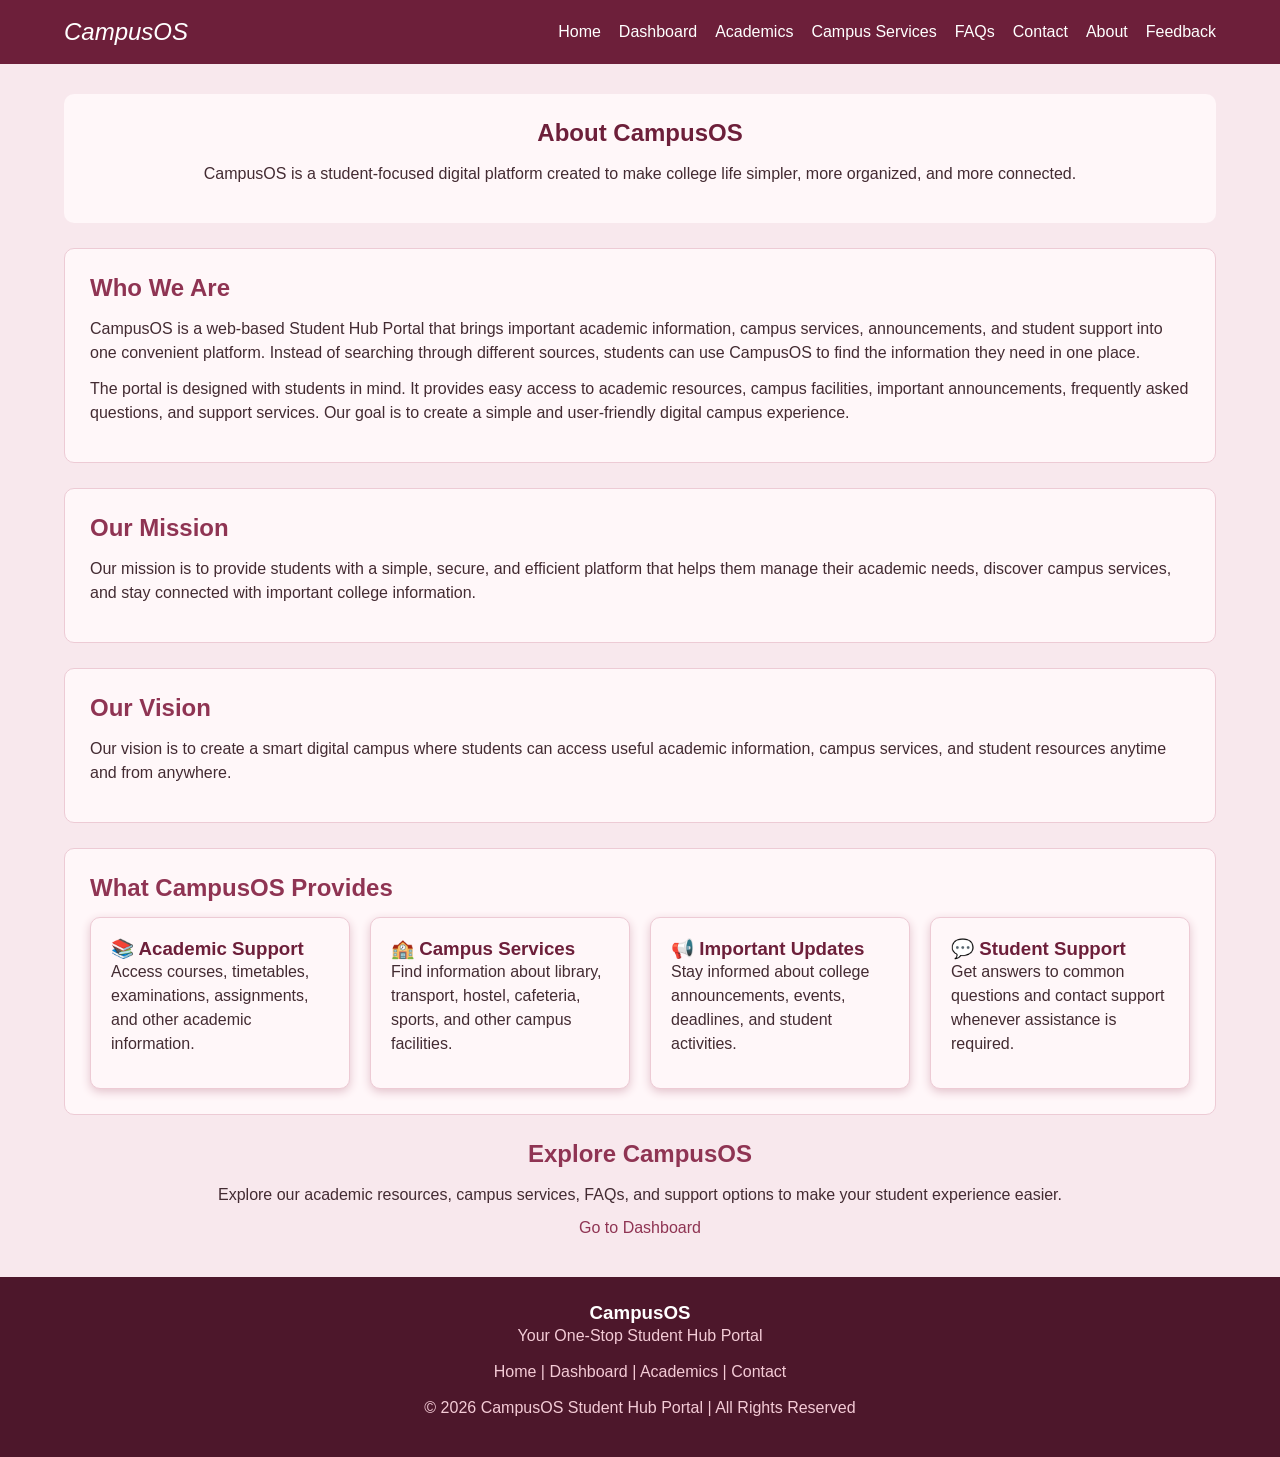
<file: about.html>
<!DOCTYPE html>
<html>

<head>
    <title>About Us - CampusOS</title>
    <link rel="stylesheet" href="style.css">
</head>

<body>

    <header class="navbar">

        <div class="logo">
            <font size="5"><i>CampusOS</i></font>
        </div>

        <nav>
            <a href="index.html">Home</a>
            <a href="dashboard.html">Dashboard</a>
            <a href="academics.html">Academics</a>
            <a href="campus-services.html">Campus Services</a>
            <a href="faq.html">FAQs</a>
            <a href="contact.html">Contact</a>
            <a href="about.html">About</a>
            <a href="feedback.html">Feedback</a>
        </nav>

    </header>

    <main>

        <section class="about-header">

            <h1>About CampusOS</h1>

            <p>
                CampusOS is a student-focused digital platform created to make
                college life simpler, more organized, and more connected.
            </p>

        </section>

        <section class="about-content">

            <h2>Who We Are</h2>

            <p>
                CampusOS is a web-based Student Hub Portal that brings important
                academic information, campus services, announcements, and
                student support into one convenient platform. Instead of
                searching through different sources, students can use CampusOS
                to find the information they need in one place.
            </p>

            <p>
                The portal is designed with students in mind. It provides easy
                access to academic resources, campus facilities, important
                announcements, frequently asked questions, and support services.
                Our goal is to create a simple and user-friendly digital campus
                experience.
            </p>

        </section>

        <section class="mission-section">

            <h2>Our Mission</h2>

            <p>
                Our mission is to provide students with a simple, secure, and
                efficient platform that helps them manage their academic needs,
                discover campus services, and stay connected with important
                college information.
            </p>

        </section>

        <section class="vision-section">

            <h2>Our Vision</h2>

            <p>
                Our vision is to create a smart digital campus where students
                can access useful academic information, campus services, and
                student resources anytime and from anywhere.
            </p>

        </section>

        <section class="features-section">

            <h2>What CampusOS Provides</h2>

            <div class="about-grid">

                <div class="about-card">
                    <h3>📚 Academic Support</h3>
                    <p>
                        Access courses, timetables, examinations, assignments,
                        and other academic information.
                    </p>
                </div>

                <div class="about-card">
                    <h3>🏫 Campus Services</h3>
                    <p>
                        Find information about library, transport, hostel,
                        cafeteria, sports, and other campus facilities.
                    </p>
                </div>

                <div class="about-card">
                    <h3>📢 Important Updates</h3>
                    <p>
                        Stay informed about college announcements, events,
                        deadlines, and student activities.
                    </p>
                </div>

                <div class="about-card">
                    <h3>💬 Student Support</h3>
                    <p>
                        Get answers to common questions and contact support
                        whenever assistance is required.
                    </p>
                </div>

            </div>

        </section>

        <section class="about-end" align="center">

            <h2>Explore CampusOS</h2>

            <p>
                Explore our academic resources, campus services, FAQs, and
                support options to make your student experience easier.
            </p>

            <a href="dashboard.html">Go to Dashboard</a>

        </section>

    </main>

    <footer>

        <h3>CampusOS</h3>

        <p>Your One-Stop Student Hub Portal</p>

        <p>
            <a href="index.html">Home</a> |
            <a href="dashboard.html">Dashboard</a> |
            <a href="academics.html">Academics</a> |
            <a href="contact.html">Contact</a>
        </p>

        <p>© 2026 CampusOS Student Hub Portal | All Rights Reserved</p>

    </footer>

</body>

</html>
</file>
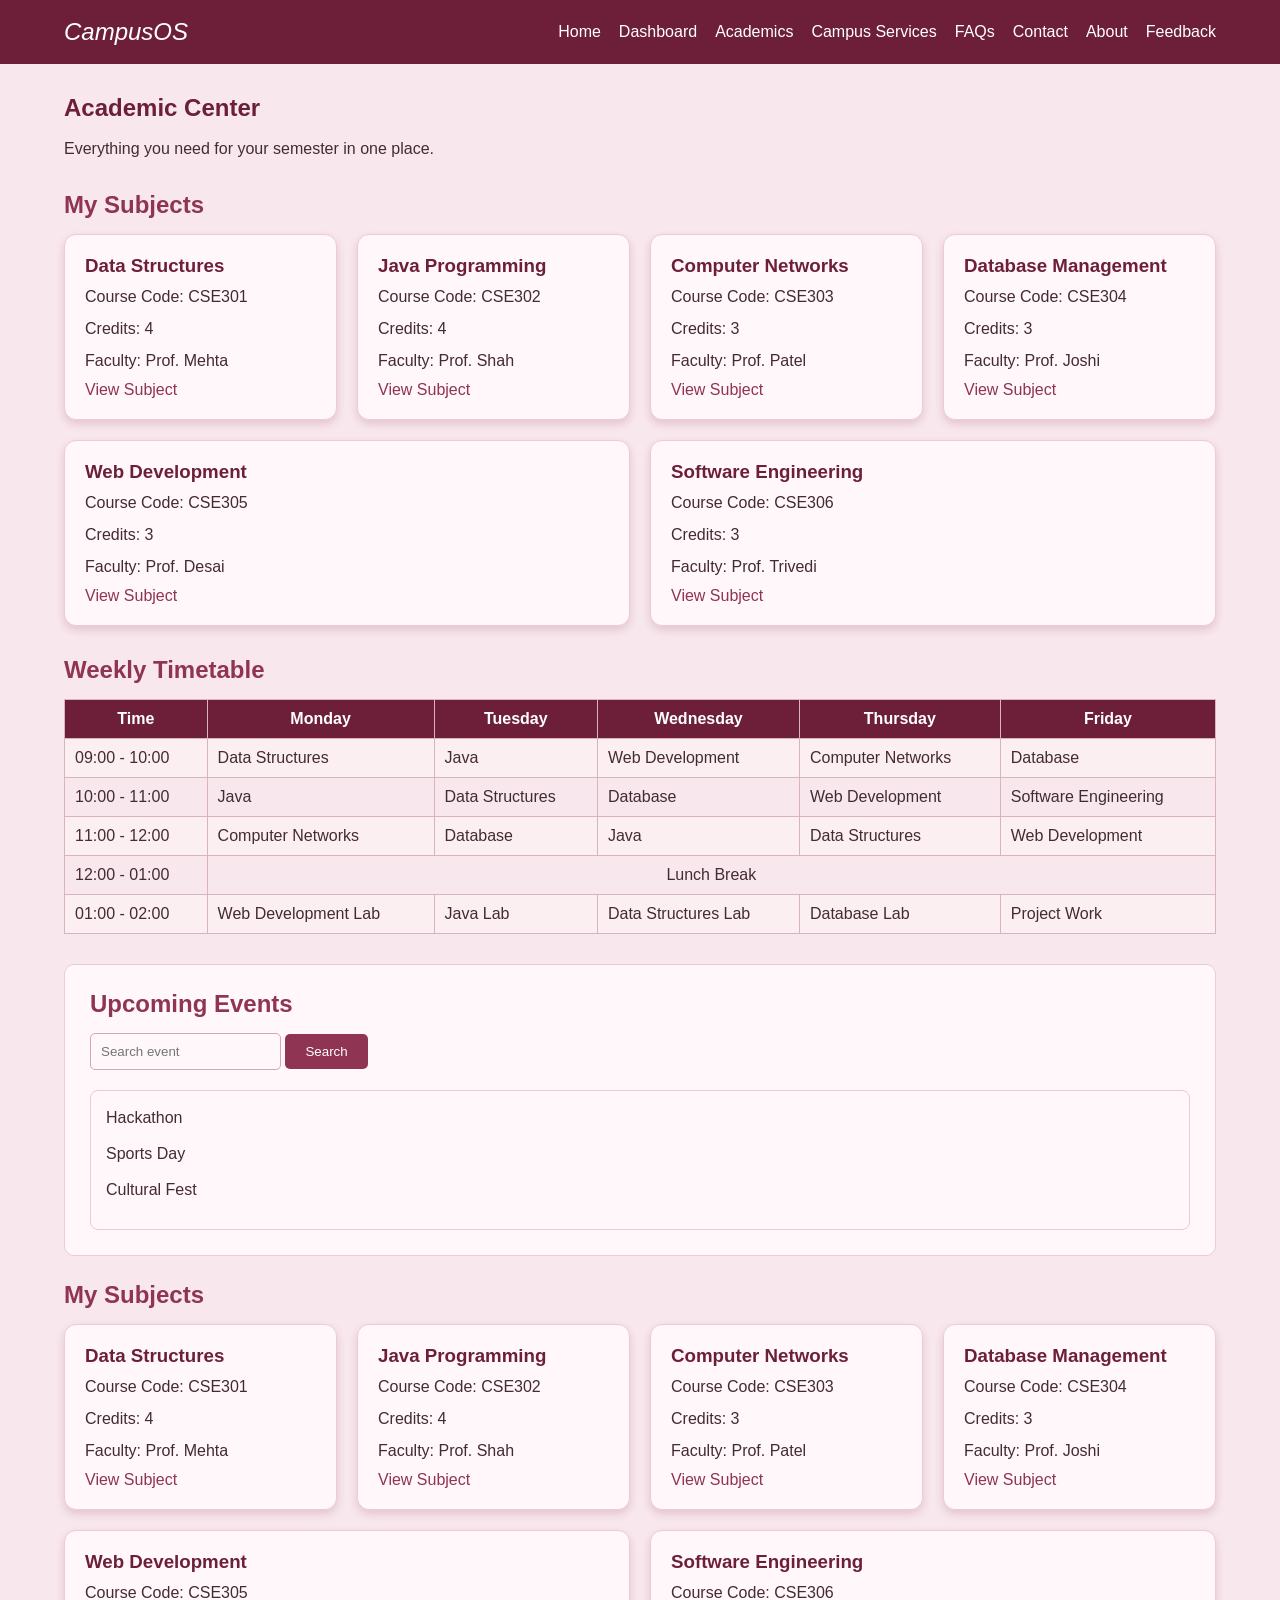
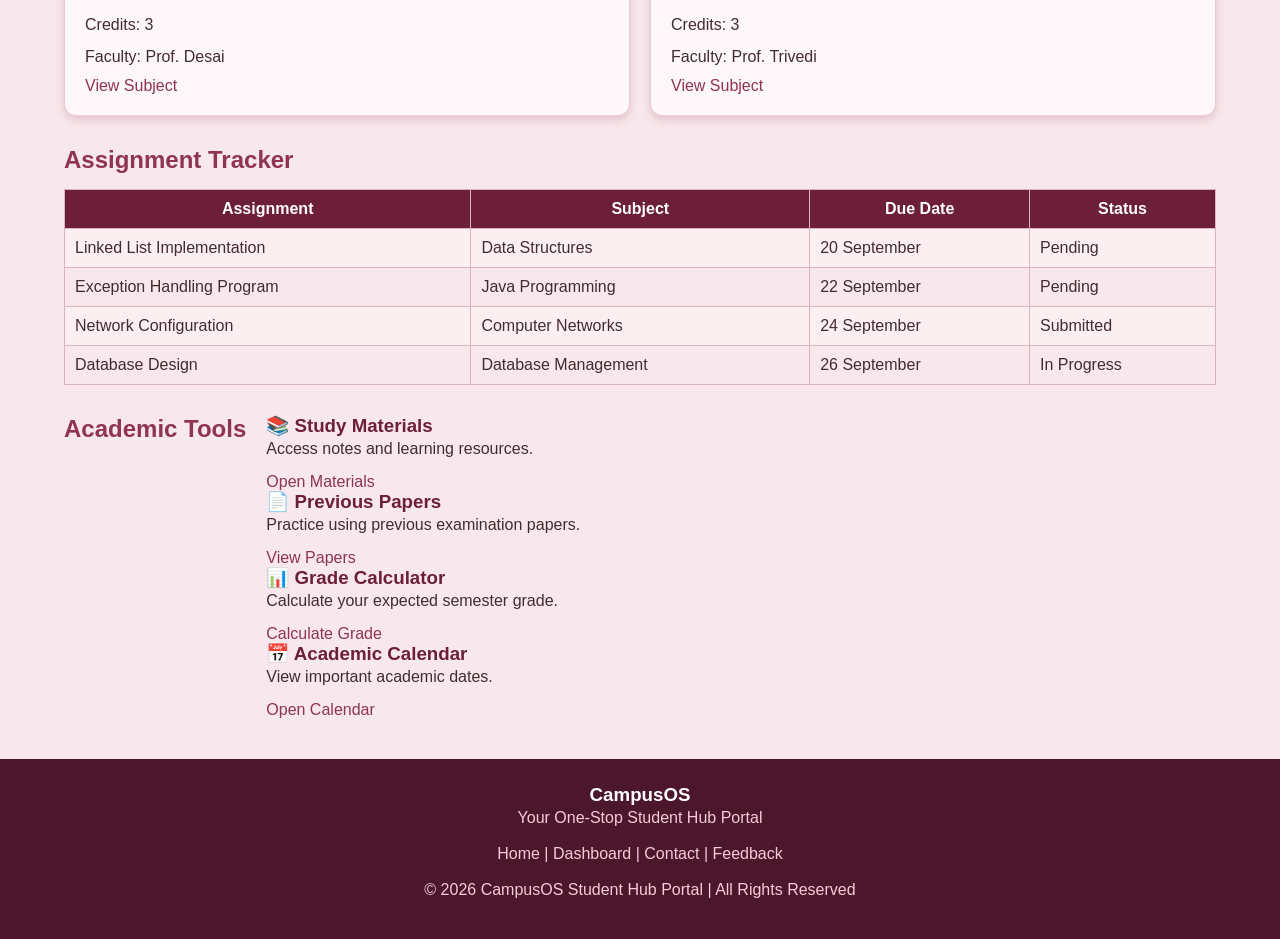
<file: academics.html>
<!DOCTYPE html>
<html>

<head>
    <title>Academics - CampusOS</title>
    <link rel="stylesheet" href="style.css">
    <script src="academics.js"></script>
</head>

<body>

    <header class="navbar">

        <div class="logo">
            <font size="5"><i>CampusOS</i></font>
        </div>

        <nav>
            <a href="index.html">Home</a>
            <a href="dashboard.html">Dashboard</a>
            <a href="academics.html">Academics</a>
            <a href="campus-services.html">Campus Services</a>
            <a href="faq.html">FAQs</a>
            <a href="contact.html">Contact</a>
            <a href="about.html">About</a>
            <a href="feedback.html">Feedback</a>
        </nav>

    </header>

    <main>

        <section class="academic-title">

            <h1>Academic Center</h1>

            <p>Everything you need for your semester in one place.</p>

        </section>

        <section class="subjects">

            <h2>My Subjects</h2>

            <div class="subject-list">

                <div class="subject-card">
                    <h3>Data Structures</h3>
                    <p>Course Code: CSE301</p>
                    <p>Credits: 4</p>
                    <p>Faculty: Prof. Mehta</p>
                    <a href="#">View Subject</a>
                </div>

                <div class="subject-card">
                    <h3>Java Programming</h3>
                    <p>Course Code: CSE302</p>
                    <p>Credits: 4</p>
                    <p>Faculty: Prof. Shah</p>
                    <a href="#">View Subject</a>
                </div>

                <div class="subject-card">
                    <h3>Computer Networks</h3>
                    <p>Course Code: CSE303</p>
                    <p>Credits: 3</p>
                    <p>Faculty: Prof. Patel</p>
                    <a href="#">View Subject</a>
                </div>

                <div class="subject-card">
                    <h3>Database Management</h3>
                    <p>Course Code: CSE304</p>
                    <p>Credits: 3</p>
                    <p>Faculty: Prof. Joshi</p>
                    <a href="#">View Subject</a>
                </div>

                <div class="subject-card">
                    <h3>Web Development</h3>
                    <p>Course Code: CSE305</p>
                    <p>Credits: 3</p>
                    <p>Faculty: Prof. Desai</p>
                    <a href="#">View Subject</a>
                </div>

                <div class="subject-card">
                    <h3>Software Engineering</h3>
                    <p>Course Code: CSE306</p>
                    <p>Credits: 3</p>
                    <p>Faculty: Prof. Trivedi</p>
                    <a href="#">View Subject</a>
                </div>

            </div>

        </section>

        <section class="timetable">

            <h2>Weekly Timetable</h2>

            <table width="100%" border="1" cellpadding="15" cellspacing="0">

                <tr>
                    <th>Time</th>
                    <th>Monday</th>
                    <th>Tuesday</th>
                    <th>Wednesday</th>
                    <th>Thursday</th>
                    <th>Friday</th>
                </tr>

                <tr>
                    <td>09:00 - 10:00</td>
                    <td>Data Structures</td>
                    <td>Java</td>
                    <td>Web Development</td>
                    <td>Computer Networks</td>
                    <td>Database</td>
                </tr>

                <tr>
                    <td>10:00 - 11:00</td>
                    <td>Java</td>
                    <td>Data Structures</td>
                    <td>Database</td>
                    <td>Web Development</td>
                    <td>Software Engineering</td>
                </tr>

                <tr>
                    <td>11:00 - 12:00</td>
                    <td>Computer Networks</td>
                    <td>Database</td>
                    <td>Java</td>
                    <td>Data Structures</td>
                    <td>Web Development</td>
                </tr>

                <tr>
                    <td>12:00 - 01:00</td>
                    <td colspan="5" align="center">Lunch Break</td>
                </tr>

                <tr>
                    <td>01:00 - 02:00</td>
                    <td>Web Development Lab</td>
                    <td>Java Lab</td>
                    <td>Data Structures Lab</td>
                    <td>Database Lab</td>
                    <td>Project Work</td>
                </tr>

            </table>

        </section>
        <section class="upcoming-events">

    <h2>Upcoming Events</h2>

    <input type="text" id="search" placeholder="Search event">
    <button onclick="searchEvent()">Search</button>

    <div id="event-list"></div>

</section>

        <section class="subjects">

    <h2>My Subjects</h2>

    <div class="subject-list">

        <div class="subject-card">
            <h3>Data Structures</h3>
            <p>Course Code: CSE301</p>
            <p>Credits: 4</p>
            <p>Faculty: Prof. Mehta</p>
            <a href="#">View Subject</a>
        </div>

        <div class="subject-card">
            <h3>Java Programming</h3>
            <p>Course Code: CSE302</p>
            <p>Credits: 4</p>
            <p>Faculty: Prof. Shah</p>
            <a href="#">View Subject</a>
        </div>

        <div class="subject-card">
            <h3>Computer Networks</h3>
            <p>Course Code: CSE303</p>
            <p>Credits: 3</p>
            <p>Faculty: Prof. Patel</p>
            <a href="#">View Subject</a>
        </div>

        <div class="subject-card">
            <h3>Database Management</h3>
            <p>Course Code: CSE304</p>
            <p>Credits: 3</p>
            <p>Faculty: Prof. Joshi</p>
            <a href="#">View Subject</a>
        </div>

        <div class="subject-card">
            <h3>Web Development</h3>
            <p>Course Code: CSE305</p>
            <p>Credits: 3</p>
            <p>Faculty: Prof. Desai</p>
            <a href="#">View Subject</a>
        </div>

        <div class="subject-card">
            <h3>Software Engineering</h3>
            <p>Course Code: CSE306</p>
            <p>Credits: 3</p>
            <p>Faculty: Prof. Trivedi</p>
            <a href="#">View Subject</a>
        </div>

    </div>

</section>


        <section class="assignments">

            <h2>Assignment Tracker</h2>

            <table width="100%" border="1" cellpadding="15" cellspacing="0">

                <tr>
                    <th>Assignment</th>
                    <th>Subject</th>
                    <th>Due Date</th>
                    <th>Status</th>
                </tr>

                <tr>
                    <td>Linked List Implementation</td>
                    <td>Data Structures</td>
                    <td>20 September</td>
                    <td>Pending</td>
                </tr>

                <tr>
                    <td>Exception Handling Program</td>
                    <td>Java Programming</td>
                    <td>22 September</td>
                    <td>Pending</td>
                </tr>

                <tr>
                    <td>Network Configuration</td>
                    <td>Computer Networks</td>
                    <td>24 September</td>
                    <td>Submitted</td>
                </tr>

                <tr>
                    <td>Database Design</td>
                    <td>Database Management</td>
                    <td>26 September</td>
                    <td>In Progress</td>
                </tr>

            </table>

        </section>

        <section class="academic-tools">

            <h2>Academic Tools</h2>

            <div class="tool-list">

                <div>
                    <h3>📚 Study Materials</h3>
                    <p>Access notes and learning resources.</p>
                    <a href="#">Open Materials</a>
                </div>

                <div>
                    <h3>📄 Previous Papers</h3>
                    <p>Practice using previous examination papers.</p>
                    <a href="#">View Papers</a>
                </div>

                <div>
                    <h3>📊 Grade Calculator</h3>
                    <p>Calculate your expected semester grade.</p>
                    <a href="#">Calculate Grade</a>
                </div>

                <div>
                    <h3>📅 Academic Calendar</h3>
                    <p>View important academic dates.</p>
                    <a href="#">Open Calendar</a>
                </div>

            </div>

        </section>

    </main>

    <footer>

        <h3>CampusOS</h3>

        <p>Your One-Stop Student Hub Portal</p>

        <p>
            <a href="index.html">Home</a> |
            <a href="dashboard.html">Dashboard</a> |
            <a href="contact.html">Contact</a> |
            <a href="feedback.html">Feedback</a>
        </p>

        <p>© 2026 CampusOS Student Hub Portal | All Rights Reserved</p>

    </footer>

</body>

</html>
</file>
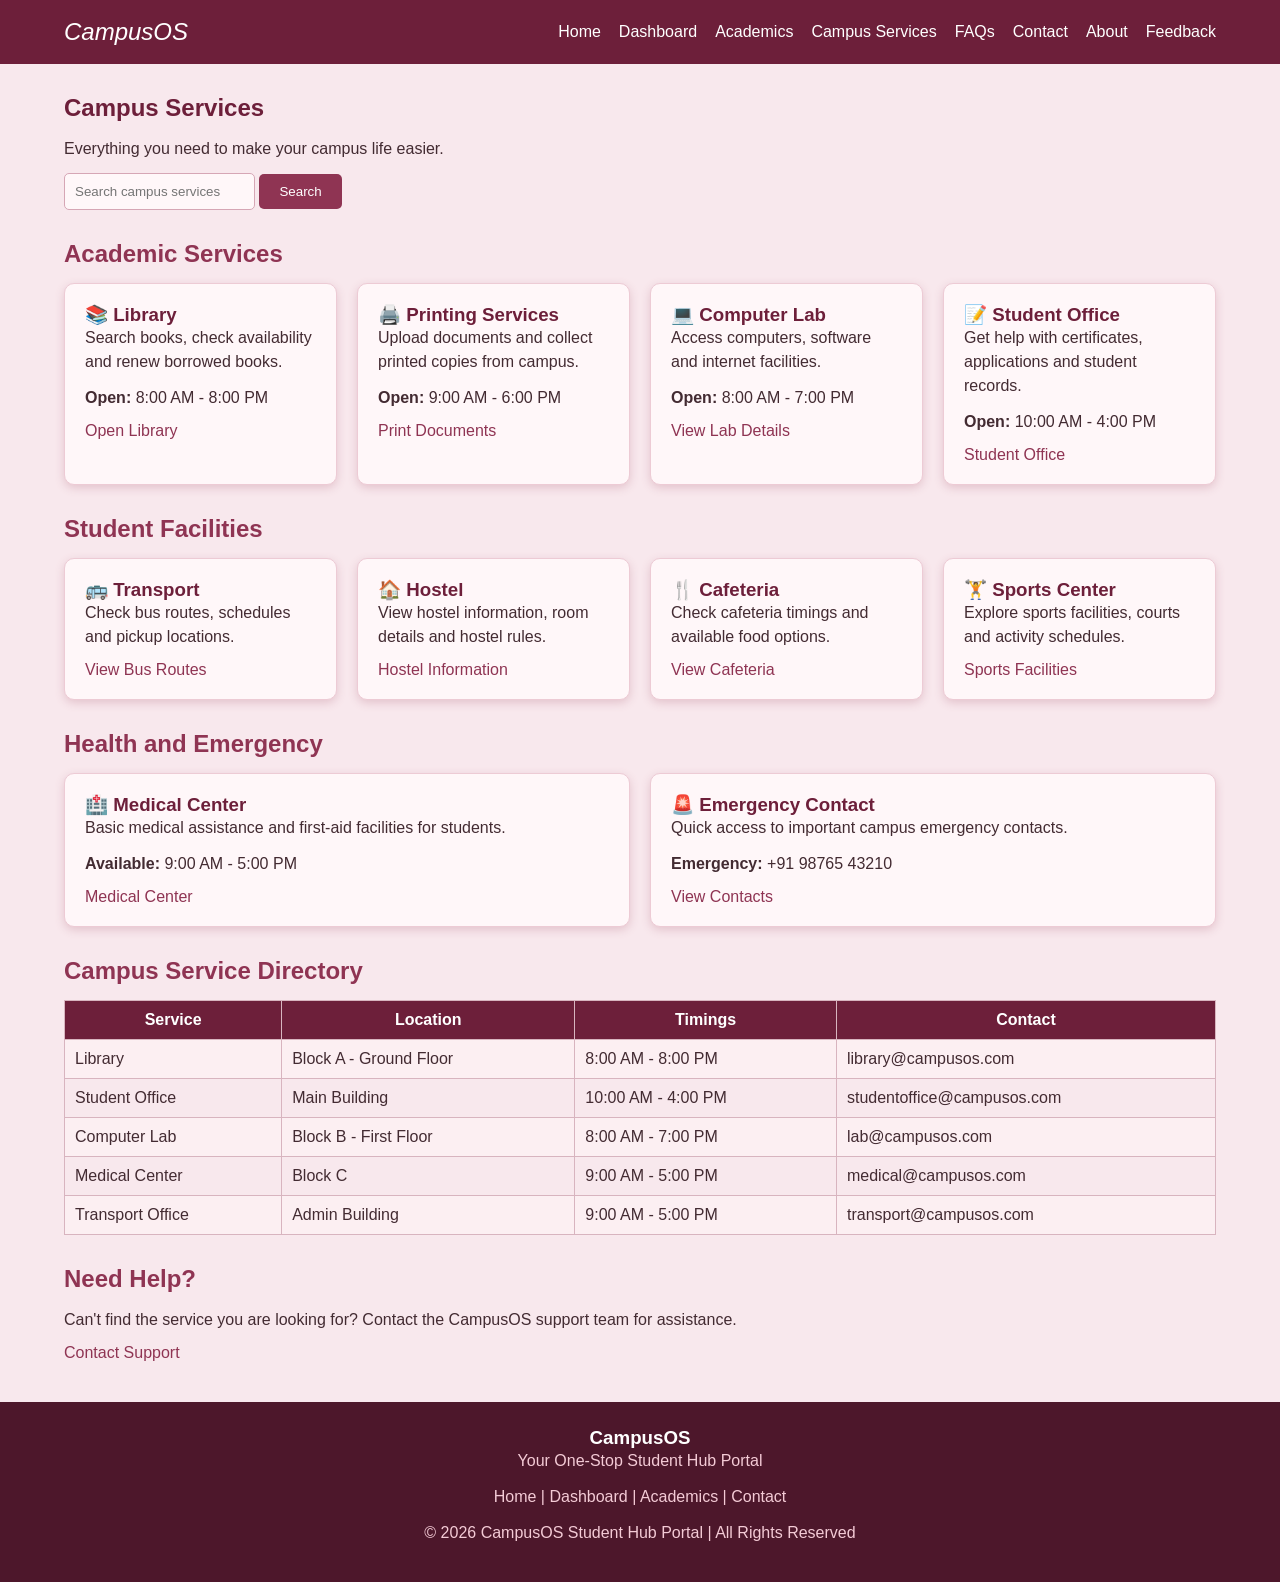
<file: campus-services.html>
<!DOCTYPE html>
<html>

<head>
    <title>Campus Services - CampusOS</title>
    <link rel="stylesheet" href="style.css">
</head>

<body>

    <header class="navbar">

        <div class="logo">
            <font size="5"><i>CampusOS</i></font>
        </div>

        <nav>
            <a href="index.html">Home</a>
            <a href="dashboard.html">Dashboard</a>
            <a href="academics.html">Academics</a>
            <a href="campus-services.html">Campus Services</a>
            <a href="faq.html">FAQs</a>
            <a href="contact.html">Contact</a>
            <a href="about.html">About</a>
            <a href="feedback.html">Feedback</a>
        </nav>

    </header>

    <main>

        <section class="services-header">

            <h1>Campus Services</h1>

            <p>Everything you need to make your campus life easier.</p>

            <form>
                <input type="text" placeholder="Search campus services">
                <button type="submit">Search</button>
            </form>

        </section>

        <section class="academic-services">

            <h2>Academic Services</h2>

            <div class="service-grid">

                <div class="service-card">
                    <h3>📚 Library</h3>
                    <p>Search books, check availability and renew borrowed books.</p>
                    <p><b>Open:</b> 8:00 AM - 8:00 PM</p>
                    <a href="#">Open Library</a>
                </div>

                <div class="service-card">
                    <h3>🖨️ Printing Services</h3>
                    <p>Upload documents and collect printed copies from campus.</p>
                    <p><b>Open:</b> 9:00 AM - 6:00 PM</p>
                    <a href="#">Print Documents</a>
                </div>

                <div class="service-card">
                    <h3>💻 Computer Lab</h3>
                    <p>Access computers, software and internet facilities.</p>
                    <p><b>Open:</b> 8:00 AM - 7:00 PM</p>
                    <a href="#">View Lab Details</a>
                </div>

                <div class="service-card">
                    <h3>📝 Student Office</h3>
                    <p>Get help with certificates, applications and student records.</p>
                    <p><b>Open:</b> 10:00 AM - 4:00 PM</p>
                    <a href="#">Student Office</a>
                </div>

            </div>

        </section>

        <section class="student-facilities">

            <h2>Student Facilities</h2>

            <div class="service-grid">

                <div class="service-card">
                    <h3>🚌 Transport</h3>
                    <p>Check bus routes, schedules and pickup locations.</p>
                    <a href="#">View Bus Routes</a>
                </div>

                <div class="service-card">
                    <h3>🏠 Hostel</h3>
                    <p>View hostel information, room details and hostel rules.</p>
                    <a href="#">Hostel Information</a>
                </div>

                <div class="service-card">
                    <h3>🍴 Cafeteria</h3>
                    <p>Check cafeteria timings and available food options.</p>
                    <a href="#">View Cafeteria</a>
                </div>

                <div class="service-card">
                    <h3>🏋️ Sports Center</h3>
                    <p>Explore sports facilities, courts and activity schedules.</p>
                    <a href="#">Sports Facilities</a>
                </div>

            </div>

        </section>

        <section class="health-services">

            <h2>Health and Emergency</h2>

            <div class="service-grid">

                <div class="service-card">
                    <h3>🏥 Medical Center</h3>
                    <p>Basic medical assistance and first-aid facilities for students.</p>
                    <p><b>Available:</b> 9:00 AM - 5:00 PM</p>
                    <a href="#">Medical Center</a>
                </div>

                <div class="service-card">
                    <h3>🚨 Emergency Contact</h3>
                    <p>Quick access to important campus emergency contacts.</p>
                    <p><b>Emergency:</b> +91 98765 43210</p>
                    <a href="contact.html">View Contacts</a>
                </div>

            </div>

        </section>

        <section class="service-directory">

            <h2>Campus Service Directory</h2>

            <table width="100%" border="1" cellpadding="15" cellspacing="0">

                <tr>
                    <th>Service</th>
                    <th>Location</th>
                    <th>Timings</th>
                    <th>Contact</th>
                </tr>

                <tr>
                    <td>Library</td>
                    <td>Block A - Ground Floor</td>
                    <td>8:00 AM - 8:00 PM</td>
                    <td>library@campusos.com</td>
                </tr>

                <tr>
                    <td>Student Office</td>
                    <td>Main Building</td>
                    <td>10:00 AM - 4:00 PM</td>
                    <td>studentoffice@campusos.com</td>
                </tr>

                <tr>
                    <td>Computer Lab</td>
                    <td>Block B - First Floor</td>
                    <td>8:00 AM - 7:00 PM</td>
                    <td>lab@campusos.com</td>
                </tr>

                <tr>
                    <td>Medical Center</td>
                    <td>Block C</td>
                    <td>9:00 AM - 5:00 PM</td>
                    <td>medical@campusos.com</td>
                </tr>

                <tr>
                    <td>Transport Office</td>
                    <td>Admin Building</td>
                    <td>9:00 AM - 5:00 PM</td>
                    <td>transport@campusos.com</td>
                </tr>

            </table>

        </section>

        <section class="service-help">

            <h2>Need Help?</h2>

            <p>
                Can't find the service you are looking for?
                Contact the CampusOS support team for assistance.
            </p>

            <a href="contact.html">Contact Support</a>

        </section>

    </main>

    <footer>

        <h3>CampusOS</h3>

        <p>Your One-Stop Student Hub Portal</p>

        <p>
            <a href="index.html">Home</a> |
            <a href="dashboard.html">Dashboard</a> |
            <a href="academics.html">Academics</a> |
            <a href="contact.html">Contact</a>
        </p>

        <p>© 2026 CampusOS Student Hub Portal | All Rights Reserved</p>

    </footer>

</body>

</html>
</file>
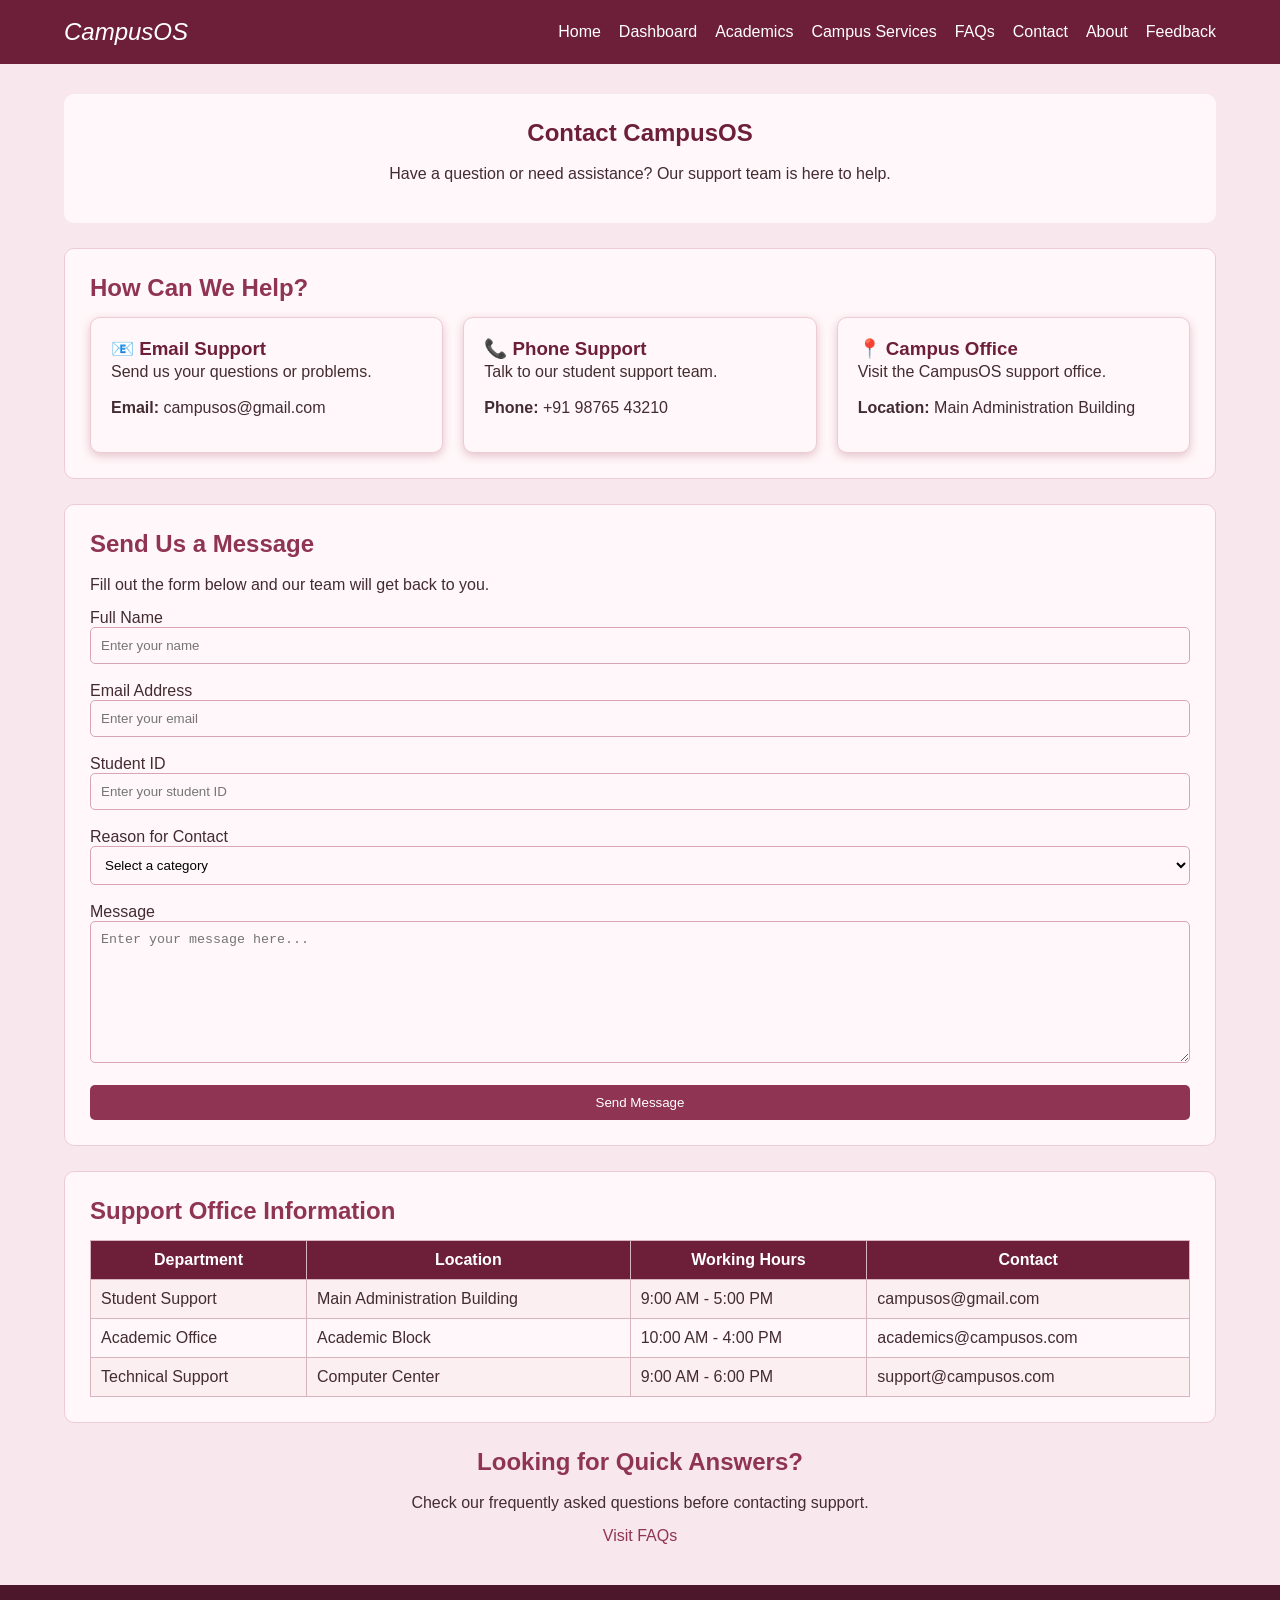
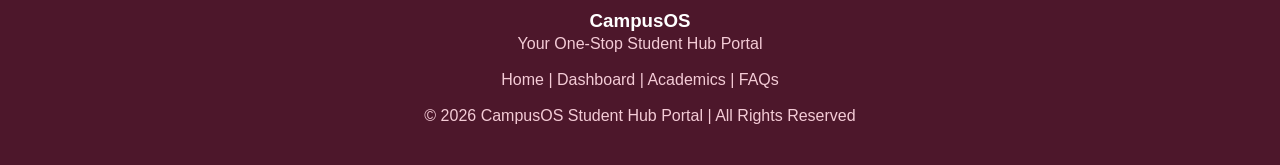
<file: contact.html>
<!DOCTYPE html>
<html>

<head>
    <title>Contact Us - CampusOS</title>
    <link rel="stylesheet" href="style.css">
</head>

<body>

    <header class="navbar">

        <div class="logo">
            <font size="5"><i>CampusOS</i></font>
        </div>

        <nav>
            <a href="index.html">Home</a>
            <a href="dashboard.html">Dashboard</a>
            <a href="academics.html">Academics</a>
            <a href="campus-services.html">Campus Services</a>
            <a href="faq.html">FAQs</a>
            <a href="contact.html">Contact</a>
            <a href="about.html">About</a>
            <a href="feedback.html">Feedback</a>
        </nav>

    </header>

    <main>

        <section class="contact-header">

            <h1>Contact CampusOS</h1>

            <p>
                Have a question or need assistance?
                Our support team is here to help.
            </p>

        </section>

        <section class="contact-options">

            <h2>How Can We Help?</h2>

            <div class="contact-grid">

                <div class="contact-card">
                    <h3>📧 Email Support</h3>
                    <p>Send us your questions or problems.</p>
                    <p><b>Email:</b> campusos@gmail.com</p>
                </div>

                <div class="contact-card">
                    <h3>📞 Phone Support</h3>
                    <p>Talk to our student support team.</p>
                    <p><b>Phone:</b> +91 98765 43210</p>
                </div>

                <div class="contact-card">
                    <h3>📍 Campus Office</h3>
                    <p>Visit the CampusOS support office.</p>
                    <p><b>Location:</b> Main Administration Building</p>
                </div>

            </div>

        </section>

        <section class="contact-form-section">

            <h2>Send Us a Message</h2>

            <p>Fill out the form below and our team will get back to you.</p>

            <form action="process.php" method="POST">

                <input type="hidden" name="form_type" value="contact">

                <label for="name">Full Name</label>
                <br>
                <input type="text"
                       id="name"
                       name="name"
                       placeholder="Enter your name"
                       required>

                <br><br>

                <label for="email">Email Address</label>
                <br>
                <input type="email"
                       id="email"
                       name="email"
                       placeholder="Enter your email"
                       required>

                <br><br>

                <label for="studentid">Student ID</label>
                <br>
                <input type="text"
                       id="studentid"
                       name="studentid"
                       placeholder="Enter your student ID"
                       required>

                <br><br>

                <label for="category">Reason for Contact</label>
                <br>

                <select id="category" name="category" required>

                    <option value="">Select a category</option>
                    <option value="academic">Academic Issue</option>
                    <option value="account">Account/Login Issue</option>
                    <option value="campus">Campus Service</option>
                    <option value="technical">Technical Problem</option>
                    <option value="other">Other</option>

                </select>

                <br><br>

                <label for="message">Message</label>
                <br>

                <textarea id="message"
                          name="message"
                          rows="8"
                          cols="60"
                          placeholder="Enter your message here..."
                          required></textarea>

                <br><br>

                <input type="submit" value="Send Message">

            </form>

        </section>

        <section class="office-info">

            <h2>Support Office Information</h2>

            <table width="100%" border="1" cellpadding="15" cellspacing="0">

                <tr>
                    <th>Department</th>
                    <th>Location</th>
                    <th>Working Hours</th>
                    <th>Contact</th>
                </tr>

                <tr>
                    <td>Student Support</td>
                    <td>Main Administration Building</td>
                    <td>9:00 AM - 5:00 PM</td>
                    <td>campusos@gmail.com</td>
                </tr>

                <tr>
                    <td>Academic Office</td>
                    <td>Academic Block</td>
                    <td>10:00 AM - 4:00 PM</td>
                    <td>academics@campusos.com</td>
                </tr>

                <tr>
                    <td>Technical Support</td>
                    <td>Computer Center</td>
                    <td>9:00 AM - 6:00 PM</td>
                    <td>support@campusos.com</td>
                </tr>

            </table>

        </section>

        <section class="faq-link" align="center">

            <h2>Looking for Quick Answers?</h2>

            <p>
                Check our frequently asked questions before contacting support.
            </p>

            <a href="faq.html">Visit FAQs</a>

        </section>

    </main>

    <footer>

        <h3>CampusOS</h3>

        <p>Your One-Stop Student Hub Portal</p>

        <p>
            <a href="index.html">Home</a> |
            <a href="dashboard.html">Dashboard</a> |
            <a href="academics.html">Academics</a> |
            <a href="faq.html">FAQs</a>
        </p>

        <p>© 2026 CampusOS Student Hub Portal | All Rights Reserved</p>

    </footer>

</body>

</html>
</file>
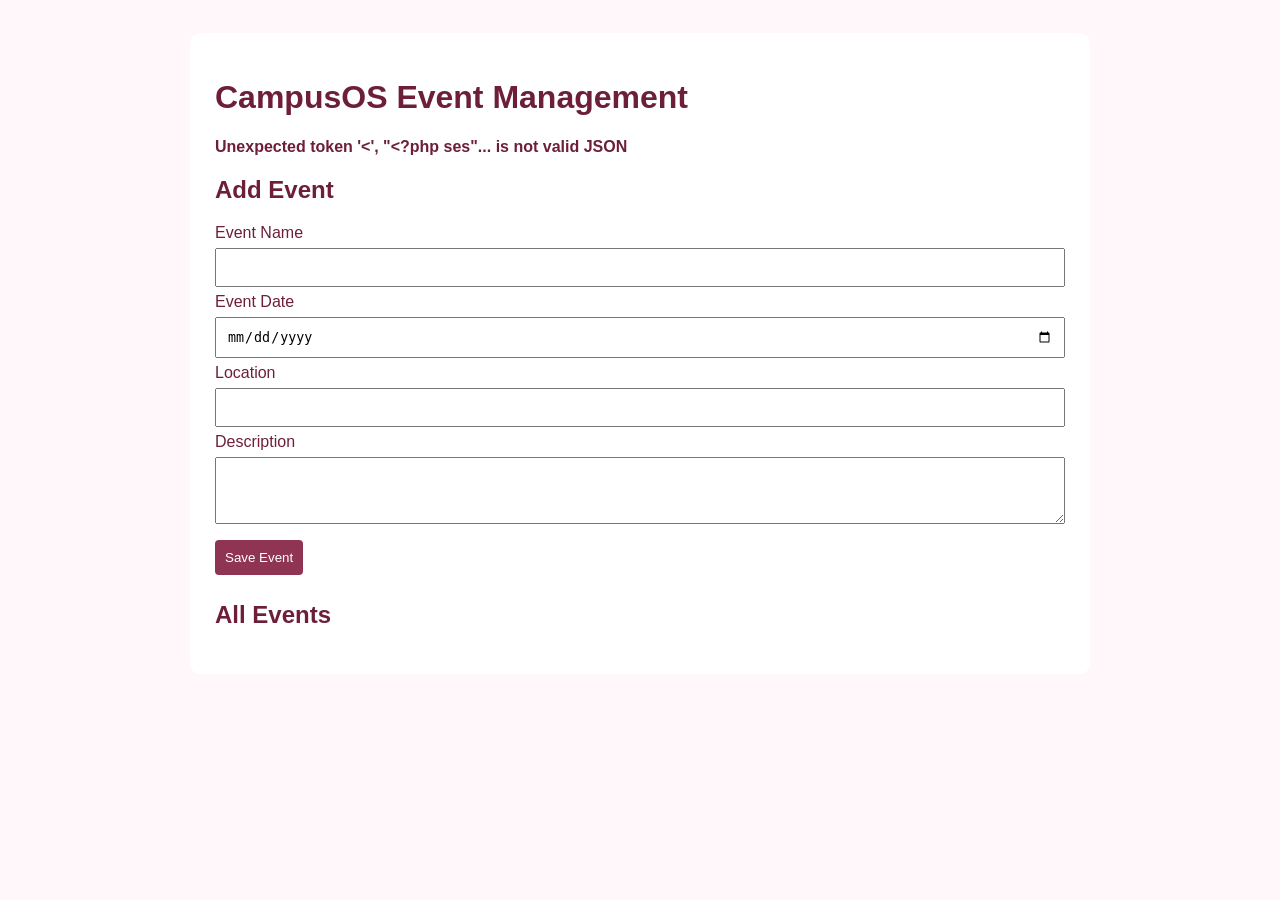
<file: events-api.html>
<!DOCTYPE html>
<html lang="en">
<head>
    <meta charset="UTF-8">
    <meta name="viewport" content="width=device-width, initial-scale=1.0">
    <title>CampusOS Event API</title>
    <style>
        body {
            font-family: Arial, sans-serif;
            background: #fff7f9;
            color: #6d1f3a;
            padding: 25px;
        }

        .container {
            max-width: 850px;
            margin: auto;
            background: white;
            padding: 25px;
            border-radius: 10px;
        }

        input, textarea, button {
            padding: 10px;
            margin: 6px 0;
            box-sizing: border-box;
        }

        input, textarea {
            width: 100%;
        }

        button {
            background: #8f3453;
            color: white;
            border: none;
            cursor: pointer;
            border-radius: 4px;
        }

        .event {
            border: 1px solid #e5c7d2;
            padding: 15px;
            margin: 12px 0;
            border-radius: 6px;
        }

        #message {
            font-weight: bold;
        }
    </style>
</head>
<body>
<div class="container">
    <h1>CampusOS Event Management</h1>
    <p id="message">Loading events...</p>

    <h2 id="formTitle">Add Event</h2>

    <form id="eventForm">
        <input type="hidden" id="event_id">

        <label for="event_name">Event Name</label>
        <input type="text" id="event_name" required>

        <label for="event_date">Event Date</label>
        <input type="date" id="event_date" required>

        <label for="location">Location</label>
        <input type="text" id="location" required>

        <label for="description">Description</label>
        <textarea id="description" rows="3"></textarea>

        <button type="submit">Save Event</button>
        <button type="button" id="cancelButton" hidden>Cancel Edit</button>
    </form>

    <h2>All Events</h2>
    <div id="events"></div>
</div>

<script>
const api = "events-api.php";
const form = document.getElementById("eventForm");
const message = document.getElementById("message");
const eventsDiv = document.getElementById("events");

async function requestAPI(method, data = null) {
    const options = { method };

    if (data !== null) {
        options.headers = { "Content-Type": "application/json" };
        options.body = JSON.stringify(data);
    }

    const response = await fetch(api, options);
    const result = await response.json();

    if (!response.ok || !result.success) {
        throw new Error(result.message || "Request failed.");
    }

    return result;
}

async function loadEvents() {
    try {
        const result = await requestAPI("GET");
        eventsDiv.replaceChildren();

        if (result.data.length === 0) {
            eventsDiv.textContent = "No events found.";
            return;
        }

        result.data.forEach(event => {
            const card = document.createElement("div");
            card.className = "event";

            const title = document.createElement("h3");
            title.textContent = event.event_name;

            const details = document.createElement("p");
            details.textContent =
                "Date: " + event.event_date +
                " | Location: " + event.location;

            const description = document.createElement("p");
            description.textContent = event.description || "No description";

            const editButton = document.createElement("button");
            editButton.textContent = "Edit";
            editButton.addEventListener("click", () => editEvent(event));

            const deleteButton = document.createElement("button");
            deleteButton.textContent = "Delete";
            deleteButton.addEventListener("click", () => deleteEvent(event.event_id));

            card.append(title, details, description, editButton, deleteButton);
            eventsDiv.appendChild(card);
        });
    } catch (error) {
        message.textContent = error.message;
    }
}

function editEvent(event) {
    document.getElementById("event_id").value = event.event_id;
    document.getElementById("event_name").value = event.event_name;
    document.getElementById("event_date").value = event.event_date;
    document.getElementById("location").value = event.location;
    document.getElementById("description").value = event.description || "";

    document.getElementById("formTitle").textContent = "Update Event";
    document.getElementById("cancelButton").hidden = false;
    window.scrollTo(0, 0);
}

function resetForm() {
    form.reset();
    document.getElementById("event_id").value = "";
    document.getElementById("formTitle").textContent = "Add Event";
    document.getElementById("cancelButton").hidden = true;
}

document.getElementById("cancelButton").addEventListener("click", resetForm);

form.addEventListener("submit", async function(event) {
    event.preventDefault();

    const id = document.getElementById("event_id").value;

    const data = {
        event_name: document.getElementById("event_name").value.trim(),
        event_date: document.getElementById("event_date").value,
        location: document.getElementById("location").value.trim(),
        description: document.getElementById("description").value.trim()
    };

    try {
        const result = id
            ? await requestAPI("PUT", { ...data, event_id: Number(id) })
            : await requestAPI("POST", data);

        message.textContent = result.message;
        resetForm();
        await loadEvents();
    } catch (error) {
        message.textContent = error.message;
    }
});

async function deleteEvent(id) {
    if (!confirm("Are you sure you want to delete this event?")) {
        return;
    }

    try {
        const result = await requestAPI("DELETE", { event_id: Number(id) });
        message.textContent = result.message;
        await loadEvents();
    } catch (error) {
        message.textContent = error.message;
    }
}

loadEvents();
</script>
</body>
</html>
</file>
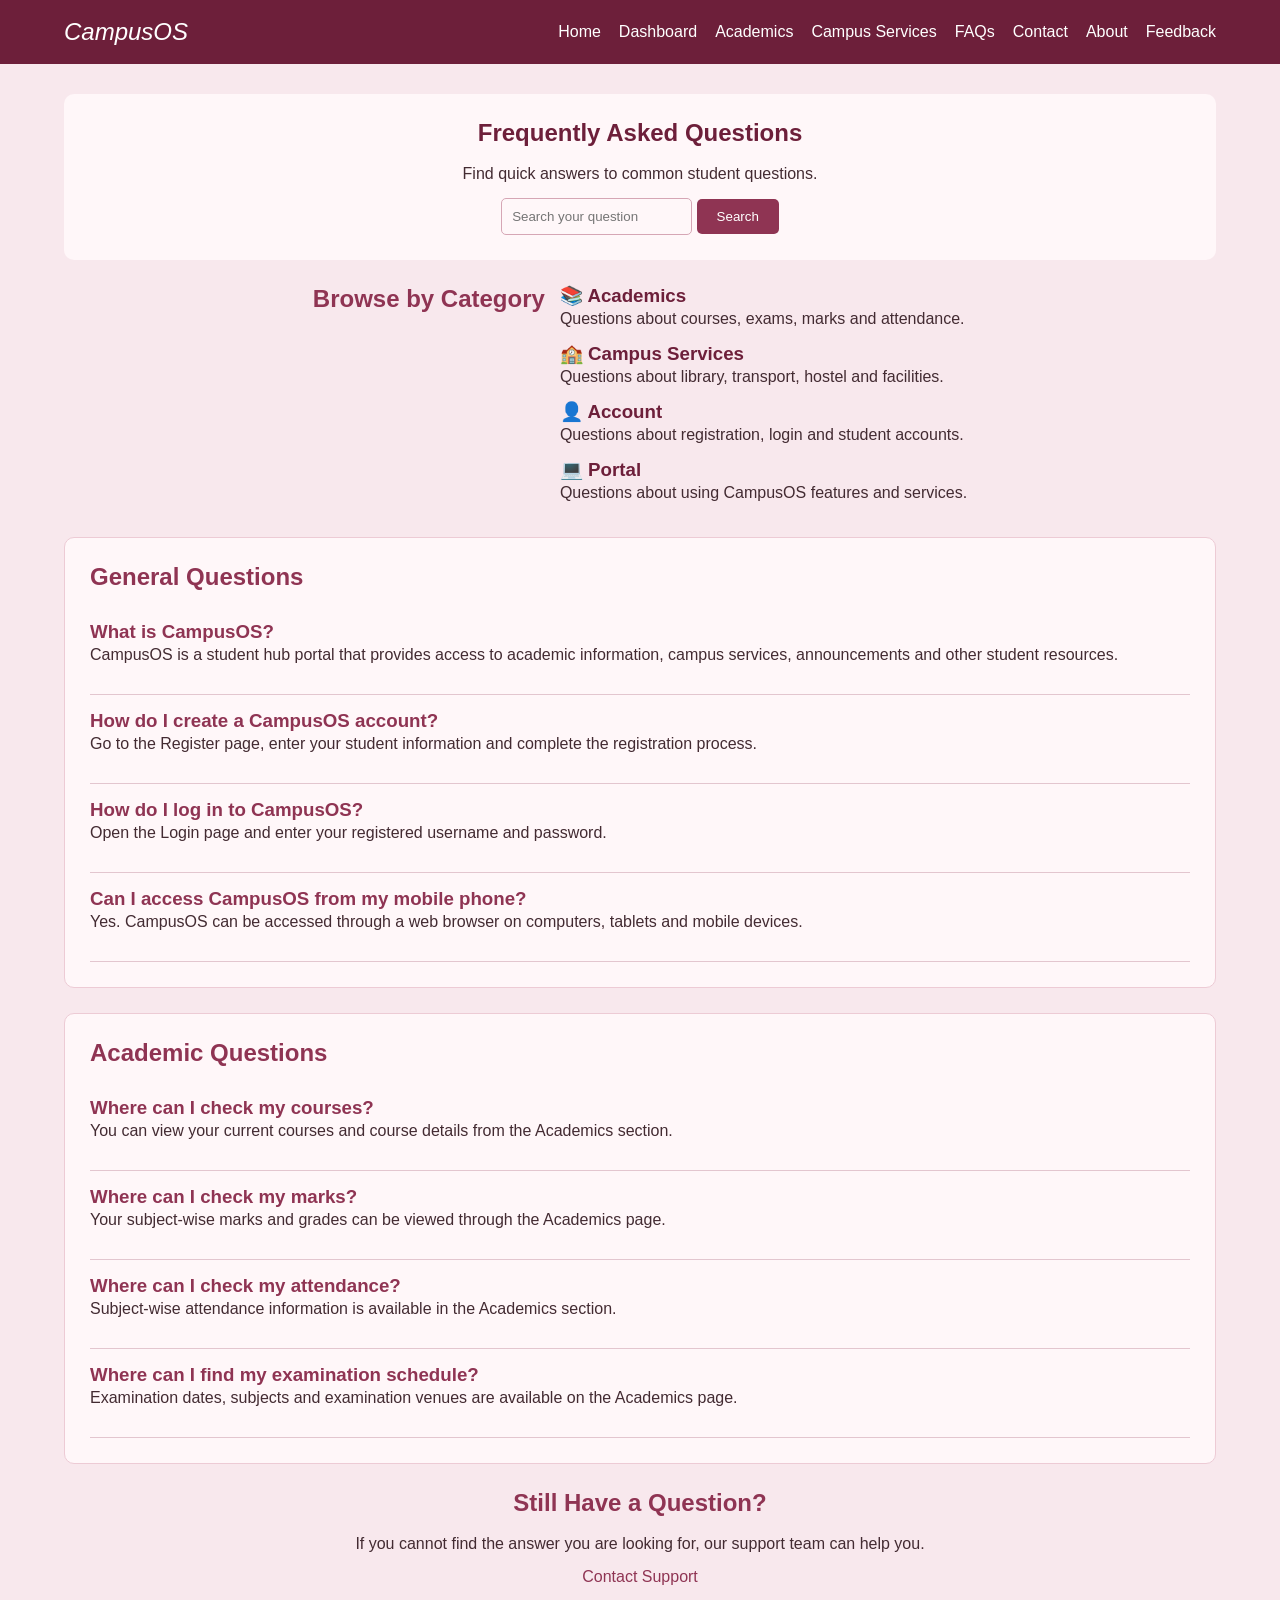
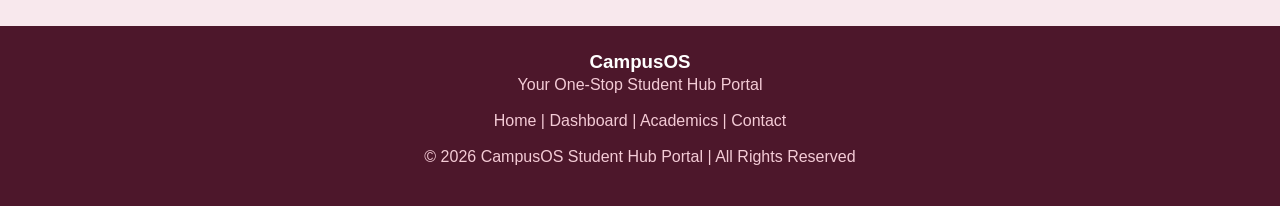
<file: faq.html>
<!DOCTYPE html>
<html>

<head>
    <title>FAQs - CampusOS</title>
    <link rel="stylesheet" href="style.css">
</head>

<body>

    <header class="navbar">

        <div class="logo">
            <font size="5"><i>CampusOS</i></font>
        </div>

        <nav>
            <a href="index.html">Home</a>
            <a href="dashboard.html">Dashboard</a>
            <a href="academics.html">Academics</a>
            <a href="campus-services.html">Campus Services</a>
            <a href="faq.html">FAQs</a>
            <a href="contact.html">Contact</a>
            <a href="about.html">About</a>
            <a href="feedback.html">Feedback</a>
        </nav>

    </header>

    <main>

        <section class="faq-header">

            <h1>Frequently Asked Questions</h1>

            <p>Find quick answers to common student questions.</p>

            <form>
                <input type="text" placeholder="Search your question">
                <button type="submit">Search</button>
            </form>

        </section>

        <section class="faq-categories">

            <h2>Browse by Category</h2>

            <div class="category-list">

                <div>
                    <h3>📚 Academics</h3>
                    <p>Questions about courses, exams, marks and attendance.</p>
                </div>

                <div>
                    <h3>🏫 Campus Services</h3>
                    <p>Questions about library, transport, hostel and facilities.</p>
                </div>

                <div>
                    <h3>👤 Account</h3>
                    <p>Questions about registration, login and student accounts.</p>
                </div>

                <div>
                    <h3>💻 Portal</h3>
                    <p>Questions about using CampusOS features and services.</p>
                </div>

            </div>

        </section>

        <section class="faq-section">

            <h2>General Questions</h2>

            <div class="faq-list">

                <div class="faq-item">
                    <h3>What is CampusOS?</h3>
                    <p>
                        CampusOS is a student hub portal that provides access
                        to academic information, campus services, announcements
                        and other student resources.
                    </p>
                </div>

                <div class="faq-item">
                    <h3>How do I create a CampusOS account?</h3>
                    <p>
                        Go to the Register page, enter your student information
                        and complete the registration process.
                    </p>
                </div>

                <div class="faq-item">
                    <h3>How do I log in to CampusOS?</h3>
                    <p>
                        Open the Login page and enter your registered username
                        and password.
                    </p>
                </div>

                <div class="faq-item">
                    <h3>Can I access CampusOS from my mobile phone?</h3>
                    <p>
                        Yes. CampusOS can be accessed through a web browser
                        on computers, tablets and mobile devices.
                    </p>
                </div>

            </div>

        </section>

        <section class="faq-section">

            <h2>Academic Questions</h2>

            <div class="faq-list">

                <div class="faq-item">
                    <h3>Where can I check my courses?</h3>
                    <p>
                        You can view your current courses and course details
                        from the Academics section.
                    </p>
                </div>

                <div class="faq-item">
                    <h3>Where can I check my marks?</h3>
                    <p>
                        Your subject-wise marks and grades can be viewed
                        through the Academics page.
                    </p>
                </div>

                <div class="faq-item">
                    <h3>Where can I check my attendance?</h3>
                    <p>
                        Subject-wise attendance information is available
                        in the Academics section.
                    </p>
                </div>

                <div class="faq-item">
                    <h3>Where can I find my examination schedule?</h3>
                    <p>
                        Examination dates, subjects and examination venues
                        are available on the Academics page.
                    </p>
                </div>

            </div>

        </section>

        <section class="faq-help" align="center">

            <h2>Still Have a Question?</h2>

            <p>
                If you cannot find the answer you are looking for,
                our support team can help you.
            </p>

            <a href="contact.html">Contact Support</a>

        </section>

    </main>

    <footer>

        <h3>CampusOS</h3>

        <p>Your One-Stop Student Hub Portal</p>

        <p>
            <a href="index.html">Home</a> |
            <a href="dashboard.html">Dashboard</a> |
            <a href="academics.html">Academics</a> |
            <a href="contact.html">Contact</a>
        </p>

        <p>© 2026 CampusOS Student Hub Portal | All Rights Reserved</p>

    </footer>

</body>

</html>
</file>
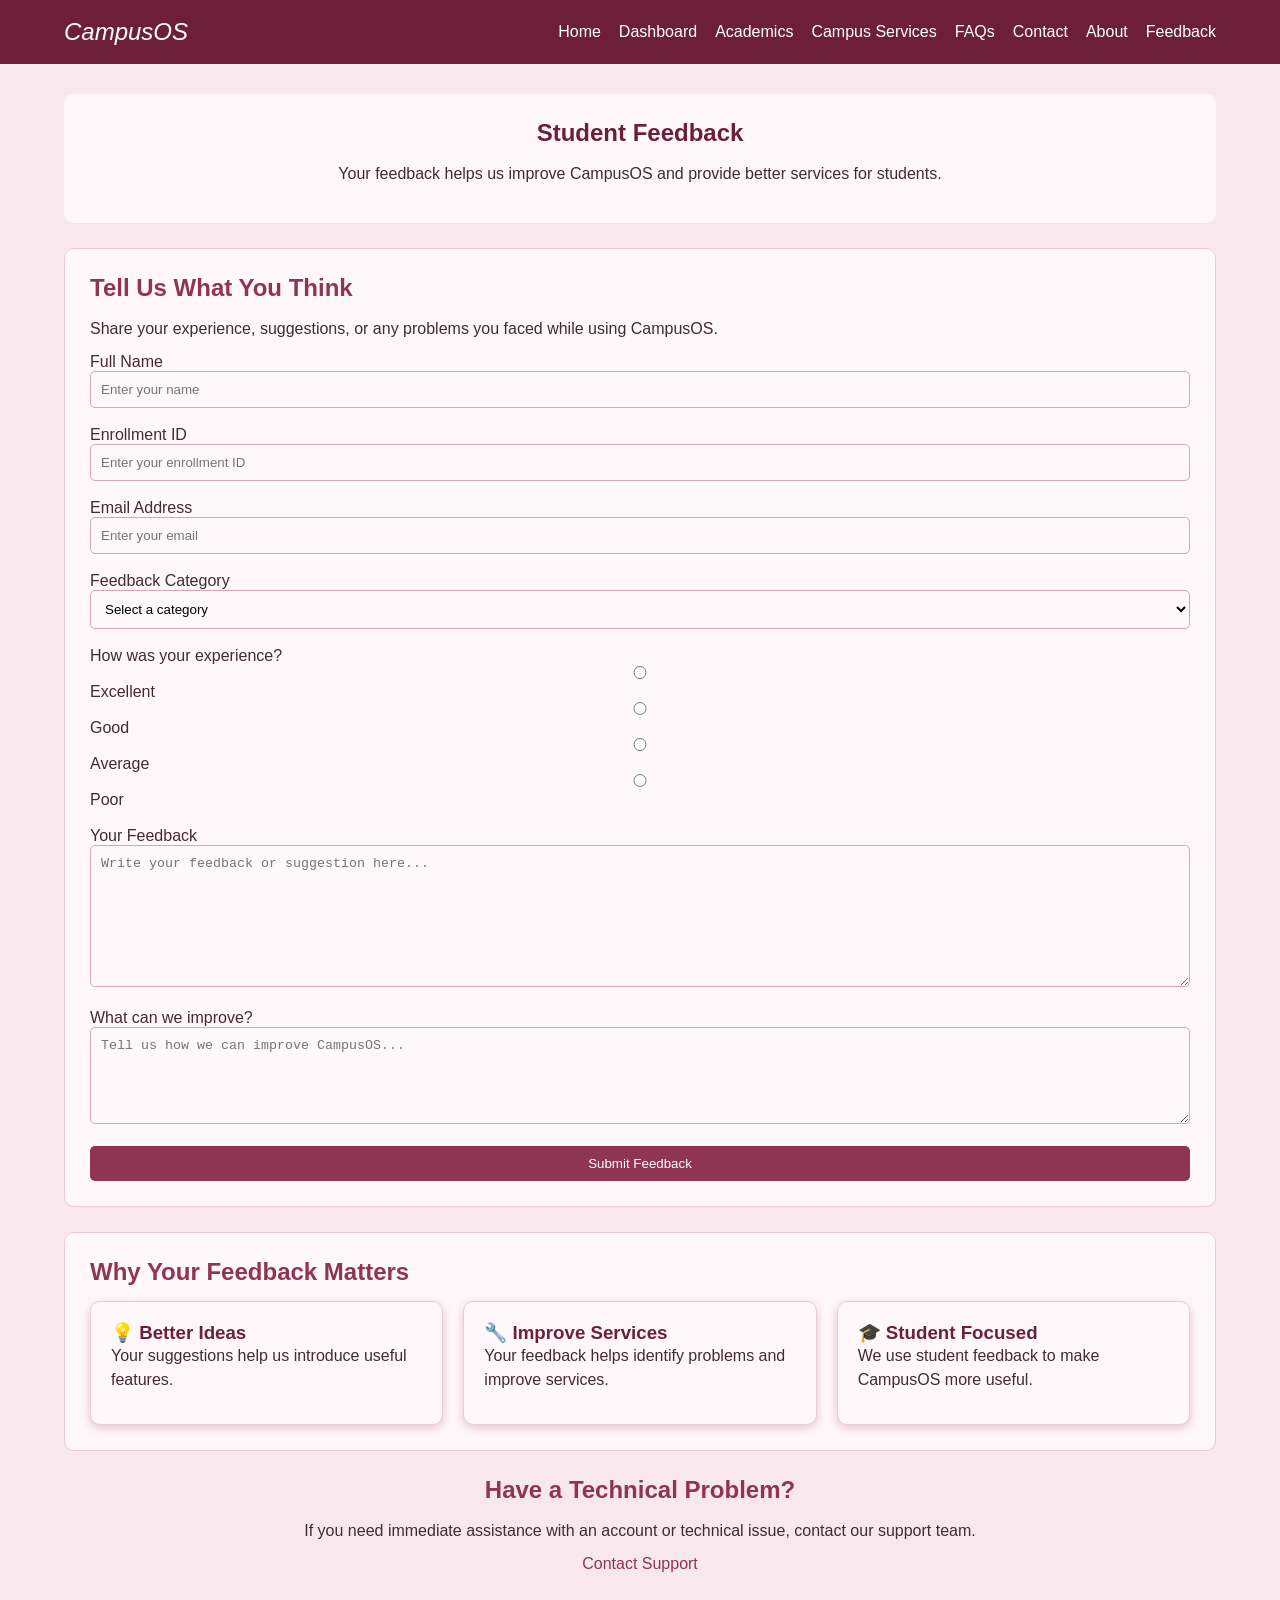
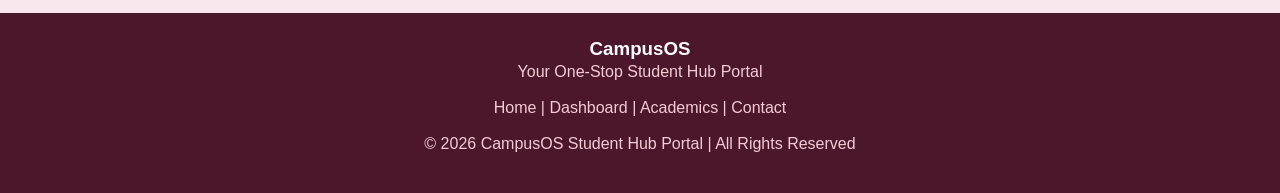
<file: feedback.html>
<!DOCTYPE html>
<html>

<head>
    <title>Feedback - CampusOS</title>
    <link rel="stylesheet" href="style.css">
</head>

<body>

    <header class="navbar">

        <div class="logo">
            <font size="5"><i>CampusOS</i></font>
        </div>

        <nav>
            <a href="index.html">Home</a>
            <a href="dashboard.html">Dashboard</a>
            <a href="academics.html">Academics</a>
            <a href="campus-services.html">Campus Services</a>
            <a href="faq.html">FAQs</a>
            <a href="contact.html">Contact</a>
            <a href="about.html">About</a>
            <a href="feedback.html">Feedback</a>
        </nav>

    </header>

    <main>

        <section class="feedback-header">

            <h1>Student Feedback</h1>

            <p>
                Your feedback helps us improve CampusOS and provide better
                services for students.
            </p>

        </section>

        <section class="feedback-content">

            <h2>Tell Us What You Think</h2>

            <p>
                Share your experience, suggestions, or any problems you faced
                while using CampusOS.
            </p>

            <form>

                <label for="name">Full Name</label>
                <br>
                <input type="text" id="name" name="name" placeholder="Enter your name">

                <br><br>

                <label for="enrollment">Enrollment ID</label>
                <br>
                <input type="text" id="enrollment" name="enrollment" placeholder="Enter your enrollment ID">

                <br><br>

                <label for="email">Email Address</label>
                <br>
                <input type="email" id="email" name="email" placeholder="Enter your email">

                <br><br>

                <label for="category">Feedback Category</label>
                <br>

                <select id="category" name="category">
                    <option value="">Select a category</option>
                    <option value="academics">Academics</option>
                    <option value="campus">Campus Services</option>
                    <option value="portal">Portal Experience</option>
                    <option value="technical">Technical Issue</option>
                    <option value="suggestion">Suggestion</option>
                    <option value="other">Other</option>
                </select>

                <br><br>

                <label>How was your experience?</label>
                <br>

                <input type="radio" name="rating" value="excellent"> Excellent
                <input type="radio" name="rating" value="good"> Good
                <input type="radio" name="rating" value="average"> Average
                <input type="radio" name="rating" value="poor"> Poor

                <br><br>

                <label for="feedback">Your Feedback</label>
                <br>

                <textarea id="feedback" name="feedback" rows="8" cols="70" placeholder="Write your feedback or suggestion here..."></textarea>

                <br><br>

                <label for="improvement">What can we improve?</label>
                <br>

                <textarea id="improvement" name="improvement" rows="5" cols="70" placeholder="Tell us how we can improve CampusOS..."></textarea>

                <br><br>

                <input type="submit" value="Submit Feedback">

            </form>

        </section>

        <section class="feedback-benefits">

            <h2>Why Your Feedback Matters</h2>

            <div class="feedback-grid">

                <div class="feedback-card">
                    <h3>💡 Better Ideas</h3>
                    <p>Your suggestions help us introduce useful features.</p>
                </div>

                <div class="feedback-card">
                    <h3>🔧 Improve Services</h3>
                    <p>Your feedback helps identify problems and improve services.</p>
                </div>

                <div class="feedback-card">
                    <h3>🎓 Student Focused</h3>
                    <p>We use student feedback to make CampusOS more useful.</p>
                </div>

            </div>

        </section>

        <section class="feedback-note" align="center">

            <h2>Have a Technical Problem?</h2>

            <p>
                If you need immediate assistance with an account or technical
                issue, contact our support team.
            </p>

            <a href="contact.html">Contact Support</a>

        </section>

    </main>

    <footer>

        <h3>CampusOS</h3>

        <p>Your One-Stop Student Hub Portal</p>

        <p>
            <a href="index.html">Home</a> |
            <a href="dashboard.html">Dashboard</a> |
            <a href="academics.html">Academics</a> |
            <a href="contact.html">Contact</a>
        </p>

        <p>© 2026 CampusOS Student Hub Portal | All Rights Reserved</p>

    </footer>

</body>

</html>
</file>
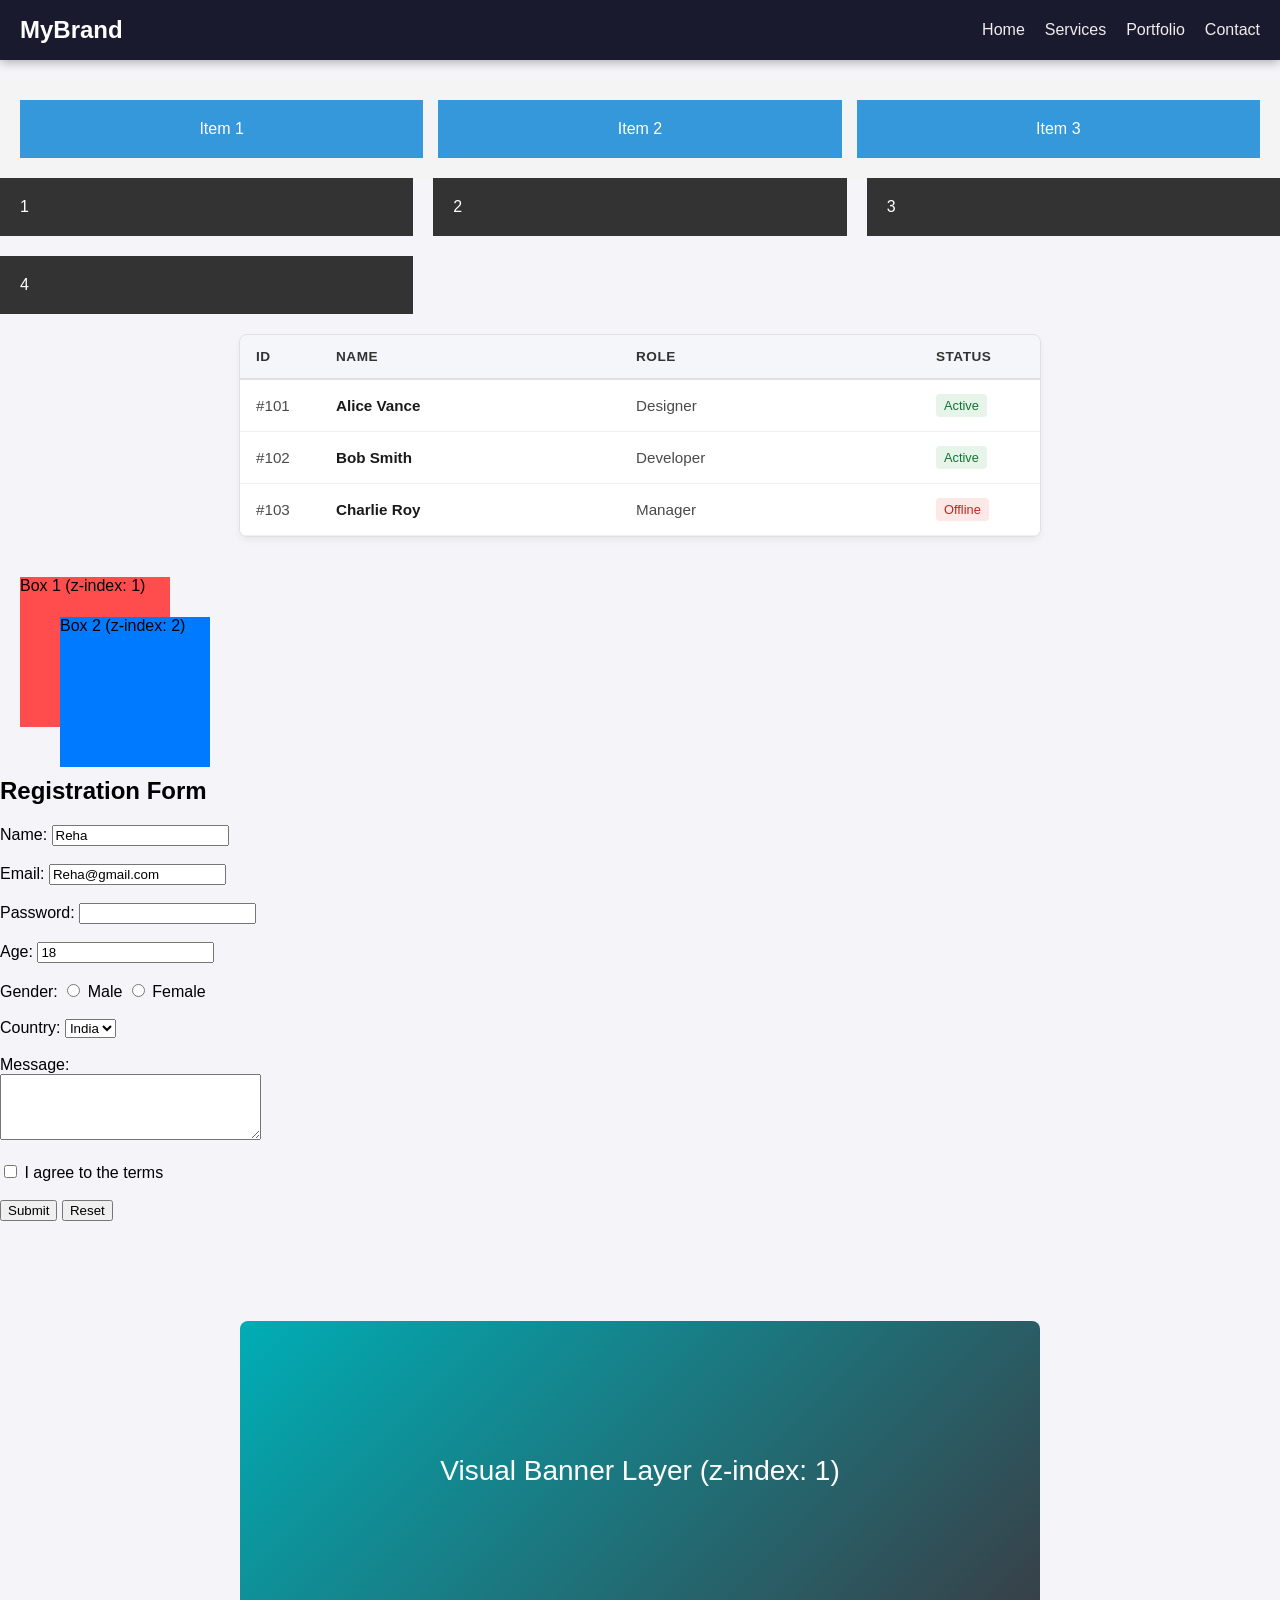
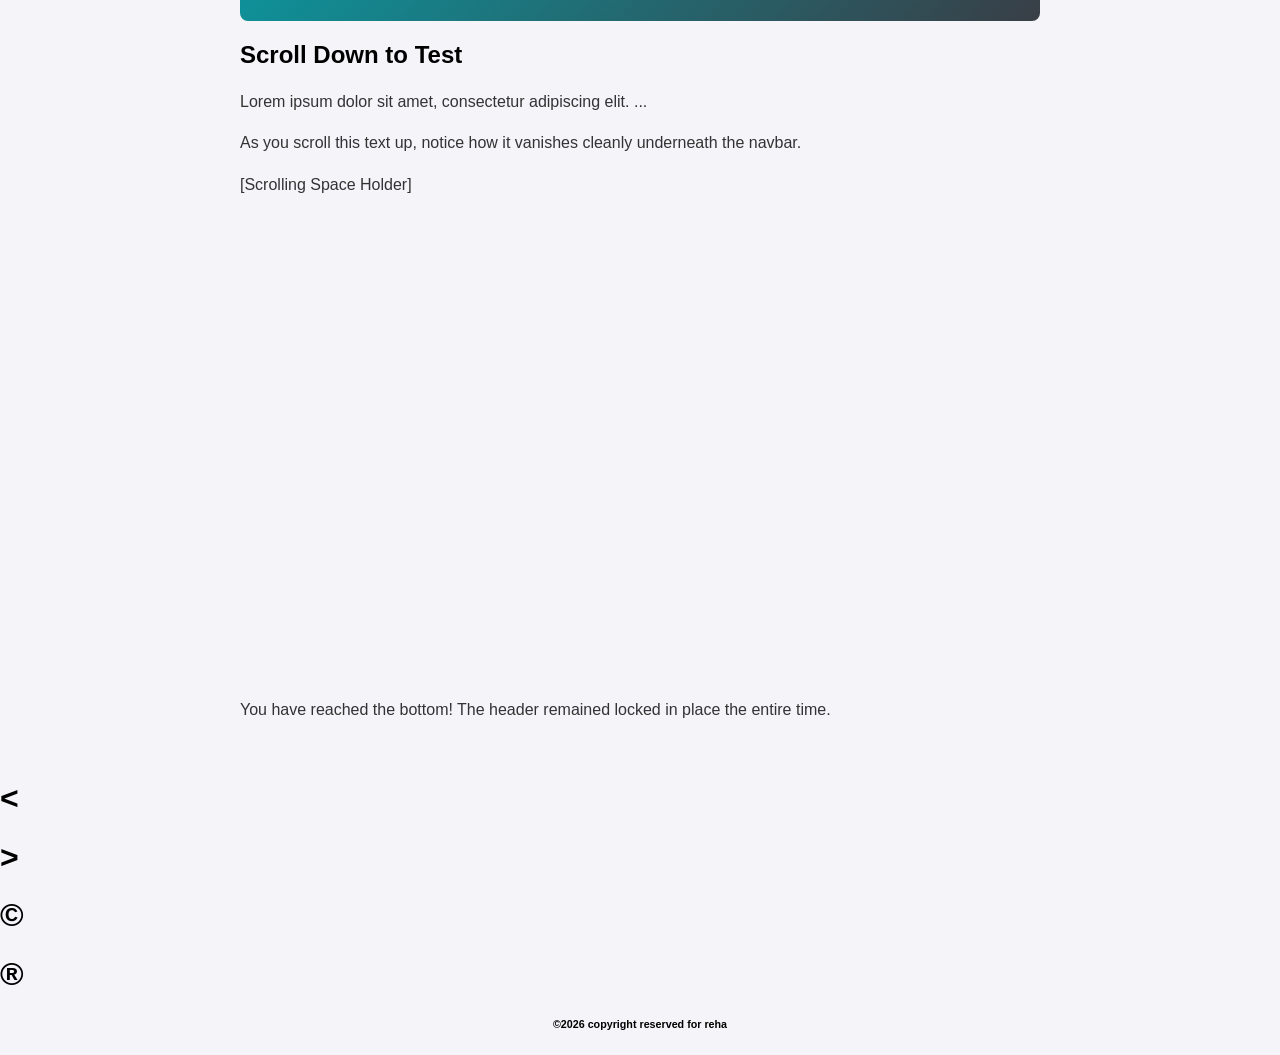
<file: main.html>
<!DOCTYPE html>
<html lang="en">
<head>
    <meta charset="UTF-8">
    <meta name="viewport" content="width=device-width, initial-scale=1.0">
    <title>Document</title>
    <style>
    /* CSS */
.flex-container {
  display: flex;
  flex-direction: row; /* Aligns items horizontally */
  justify-content: space-between; /* Distributes space between items */
  align-items: center; /* Centers items vertically */
  flex-wrap: wrap; /* Allows items to wrap on smaller screens */
  gap: 15px; /* Adds space between items */
  padding: 20px;
  background-color: #f4f4f4;
}

.flex-item {
  flex: 1; /* Makes items grow equally */
  min-width: 150px;
  padding: 20px;
  background-color: #3498db;
  color: white;
  text-align: center;
}
.grid-container {
  display: grid; /* Initializes the grid context */
  grid-template-columns: repeat(3, 1fr); /* 3 equal columns using fraction units (fr) */
  gap: 20px; /* Adds 20px spacing between all rows and columns */
}

.grid-item {
  background-color: #333;
  color: #fff;
  padding: 20px;
}

/* Base Layout Configuration */
.grid-table {
  display: grid;
  /* Creates 4 columns: first is narrow, next two split space, last is fixed */
  grid-template-columns: 80px 2fr 2fr 120px;
  width: 100%;
  max-width: 800px;
  margin: 20px auto;
  border: 1px solid #e0e0e0;
  border-radius: 8px;
  overflow: hidden;
  font-family: sans-serif;
  box-shadow: 0 4px 6px rgba(0, 0, 0, 0.05);
}

/* Header Styling */
.table-header {
  background-color: #f4f6f9;
  color: #333333;
  font-weight: 600;
  padding: 14px 16px;
  border-bottom: 2px solid #e0e0e0;
  text-transform: uppercase;
  font-size: 0.85rem;
  letter-spacing: 0.5px;
}

/* Cell Styling */
.table-cell {
  padding: 14px 16px;
  color: #4a4a4a;
  font-size: 0.95rem;
  display: flex;
  align-items: center; /* Vertically centers text inside cell */
  border-bottom: 1px solid #eeeeee;
  background-color: #ffffff;
}

/* Subtle Row Hover Effect */
.table-cell:hover {
  background-color: #f9fbfd;
}

/* Helper Utilities */
.font-bold {
  font-weight: 600;
  color: #1a1a1a;
}

/* Status Badges */
.badge {
  padding: 4px 8px;
  border-radius: 4px;
  font-size: 0.8rem;
  font-weight: 500;
}
.badge.active {
  background-color: #e6f4ea;
  color: #137333;
}
.badge.inactive {
  background-color: #fce8e6;
  color: #c5221f;
}

/* Responsive Tweak for Mobile Screens */
@media (max-width: 600px) {
  .grid-table {
    /* Changes 4 columns into a single column stacking system */
    grid-template-columns: 1fr; 
    border: none;
  }
  .table-header {
    display: none; /* Hides headers on mobile */
  }
  .table-cell {
    border-bottom: 1px solid #e0e0e0;
    padding: 10px;
  }
}
.container {
            position: relative;
            height: 200px;
        }
        .box1 {
            position: absolute;
            top: 20px;
            left: 20px;
            width: 150px;
            height: 150px;
            background-color: #ff4d4d;
            /* Lower z-index stays behind */
            z-index: 1; 
        }

        .box2 {
            position: absolute;
            top: 60px;
            left: 60px;
            width: 150px;
            height: 150px;
            background-color: #007bff;
            /* Higher z-index stack on top */
            z-index: 2; 
        }
         body {
            margin: 0;
            font-family: Arial, sans-serif;
            background-color: #f4f4f9;
        }

        /* ─── STICKY NAVIGATION BAR ─── */
        .navbar {
            position: fixed;       /* Keeps nav locked at the top of the viewport */
            top: 0;
            left: 0;
            width: 100%;
            height: 60px;
            background-color: #1a1a2e;
            display: flex;
            justify-content: space-between;
            align-items: center;
            padding: 0 20px;
            box-sizing: border-box;
            
            /* CRITICAL: High z-index ensures it floats above all scrolling page content */
            z-index: 1000; 
            box-shadow: 0 2px 10px rgba(0,0,0,0.3);
        }

        .logo {
            color: #ffffff;
            font-size: 24px;
            font-weight: bold;
        }

        .nav-links {
            list-style: none;
            display: flex;
            margin: 0;
            padding: 0;
        }

        .nav-links li {
            margin-left: 20px;
        }

        .nav-links a {
            color: #eeeeee;
            text-decoration: none;
            font-size: 16px;
            transition: color 0.3s;
        }

        .nav-links a:hover {
            color: #00adb5;
        }

        /* ─── PAGE CONTENT (For scrolling demonstration) ─── */
        .content {
            margin-top: 80px; /* Prevents navigation from covering the top text */
            padding: 20px;
            max-width: 800px;
            margin-left: auto;
            margin-right: auto;
        }

        /* Overlapping test element */
        .banner-image {
            position: relative;
            width: 100%;
            height: 300px;
            background: linear-gradient(135deg, #00adb5, #393e46);
            display: flex;
            align-items: center;
            justify-content: center;
            color: white;
            font-size: 28px;
            border-radius: 8px;
            margin-bottom: 20px;
            
            /* Lower z-index so it safely slides UNDER the navigation when scrolling */
            z-index: 1; 
        }

        .dummy-text {
            line-height: 1.6;
            color: #333333;
        }
</style>
</head>
<body>
  <h1>hello</h1>
<!-- HTML -->
<div class="flex-container">
  <div class="flex-item">Item 1</div>
  <div class="flex-item">Item 2</div>
  <div class="flex-item">Item 3</div>
</div>
<div class="grid-container">
  <div class="grid-item">1</div>
  <div class="grid-item">2</div>
  <div class="grid-item">3</div>
  <div class="grid-item">4</div>
</div>
<div class="grid-table">
  <!-- Table Header -->
  <div class="table-header">ID</div>
  <div class="table-header">Name</div>
  <div class="table-header">Role</div>
  <div class="table-header">Status</div>

  <!-- Row 1 -->
  <div class="table-cell">#101</div>
  <div class="table-cell font-bold">Alice Vance</div>
  <div class="table-cell">Designer</div>
  <div class="table-cell"><span class="badge active">Active</span></div>

  <!-- Row 2 -->
  <div class="table-cell">#102</div>
  <div class="table-cell font-bold">Bob Smith</div>
  <div class="table-cell">Developer</div>
  <div class="table-cell"><span class="badge active">Active</span></div>

  <!-- Row 3 -->
  <div class="table-cell">#103</div>
  <div class="table-cell font-bold">Charlie Roy</div>
  <div class="table-cell">Manager</div>
  <div class="table-cell"><span class="badge inactive">Offline</span></div>
</div>

<div class="container">
        <div class="box1">Box 1 (z-index: 1)</div>
        <div class="box2">Box 2 (z-index: 2)</div>
    </div>

    <h2>Registration Form</h2>

    <form>
        <label for="name">Name:</label>
        <input type="text" id="name" name="name" value="Reha" required>
        <br><br>

        <label for="email">Email:</label>
        <input type="email" id="email" name="email" value="Reha@gmail.com" required>
        <br><br>

        <label for="password">Password:</label>
        <input type="password" id="password" name="password"required>
        <br><br>

        <label for="age">Age:</label>
        <input type="number" id="age" name="age"value="18" >
        <br><br>

        <label>Gender:</label>
        <input type="radio" name="gender" value="male"> Male
        <input type="radio" name="gender" value="female"> Female
        <br><br>

        <label for="country">Country:</label>
        <select id="country" name="country">
            <option value="india">India</option>
            <option value="usa">USA</option>
            <option value="uk">UK</option>
        </select>
        <br><br>

        <label for="message">Message:</label><br>
        <textarea id="message" name="message" rows="4" cols="30"></textarea>
        <br><br>

        <input type="checkbox" id="terms" name="terms">
        <label for="terms">I agree to the terms</label>
        <br><br>

        <input type="submit" value="Submit">
        <input type="reset" value="Reset">

    </form>

    <!-- Navigation Bar -->
    <nav class="navbar">
        <div class="logo">MyBrand</div>
        <ul class="nav-links">
            <li><a href="#home">Home</a></li>
            <li><a href="#services">Services</a></li>
            <li><a href="#portfolio">Portfolio</a></li>
            <li><a href="#contact">Contact</a></li>
        </ul>
    </nav>

    <!-- Main Page Content -->
    <main class="content">
        <div class="banner-image">
            Visual Banner Layer (z-index: 1)
        </div>
        
        <h2>Scroll Down to Test</h2>
        <div class="dummy-text">
            <p>Lorem ipsum dolor sit amet, consectetur adipiscing elit. ...</p>
            <p>As you scroll this text up, notice how it vanishes cleanly underneath the navbar.</p>
            <!-- Repeating paragraphs to enable scrolling -->
            <p style="margin-bottom: 500px;">[Scrolling Space Holder]</p>
            <p>You have reached the bottom! The header remained locked in place the entire time.</p>
        </div>
    </main>
   

</body>
<footer>
  <h1>&lt</h1>
   <h1>&gt</h1>
    <h1>&copy;</h1>
    <h1>&reg</h1>
    <h6 align='center'>&copy;2026 copyright reserved for reha</h6>
</footer>
</html>
</file>
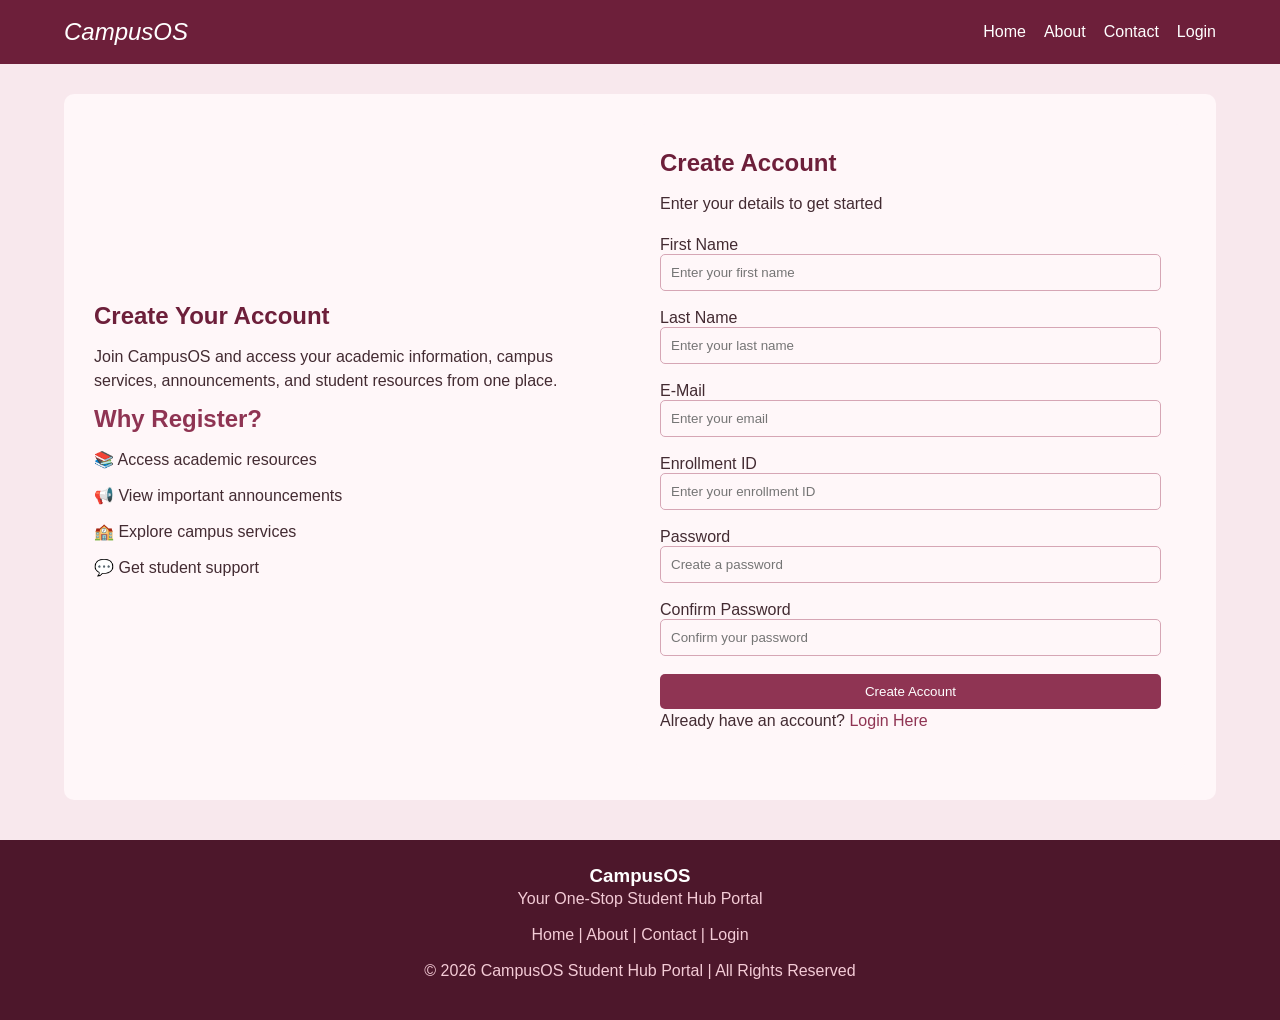
<file: register.html>
<!DOCTYPE html>
<html>

<head>
    <title>Register - CampusOS</title>
    <link rel="stylesheet" href="style.css">
    <script src="script.js" defer></script>
</head>

<body>

    <header class="navbar">

        <div class="logo">
            <font size="5"><i>CampusOS</i></font>
        </div>

        <nav>
            <a href="index.html">Home</a>
            <a href="about.html">About</a>
            <a href="contact.html">Contact</a>
            <a href="login.html">Login</a>
        </nav>

    </header>

    <main>

        <section class="register-section">

            <div class="register-info">

                <h1>Create Your Account</h1>

                <p>
                    Join CampusOS and access your academic information,
                    campus services, announcements, and student resources
                    from one place.
                </p>

                <h2>Why Register?</h2>

                <p>📚 Access academic resources</p>
                <p>📢 View important announcements</p>
                <p>🏫 Explore campus services</p>
                <p>💬 Get student support</p>

            </div>

            <div class="register-form">

                <h1>Create Account</h1>

                <p>Enter your details to get started</p>

                <form id="registerForm" action="process.php" method="POST">

                    <input type="hidden" name="form_type" value="registration">

                    <label for="firstname">First Name</label>
                    <br>
                    <input type="text"
                           id="firstname"
                           name="firstname"
                           size="40"
                           placeholder="Enter your first name"
                           required>

                    <br><br>

                    <label for="lastname">Last Name</label>
                    <br>
                    <input type="text"
                           id="lastname"
                           name="lastname"
                           size="40"
                           placeholder="Enter your last name"
                           required>

                    <br><br>

                    <label for="email">E-Mail</label>
                    <br>
                    <input type="email"
                           id="email"
                           name="email"
                           size="40"
                           placeholder="Enter your email"
                           required>

                    <br><br>

                    <label for="enrollment">Enrollment ID</label>
                    <br>
                    <input type="text"
                           id="enrollment"
                           name="enrollment"
                           size="40"
                           placeholder="Enter your enrollment ID"
                           required>

                    <br><br>

                    <label for="password">Password</label>
                    <br>
                    <input type="password"
                           id="password"
                           name="password"
                           size="40"
                           placeholder="Create a password"
                           required>

                    <br><br>

                    <label for="confirm_password">Confirm Password</label>
                    <br>
                    <input type="password"
                           id="confirm_password"
                           name="confirm_password"
                           size="40"
                           placeholder="Confirm your password"
                           required>

                    <br><br>

                    <input type="submit" value="Create Account">

                </form>

                <p>
                    Already have an account?
                    <a href="login.html">Login Here</a>
                </p>

            </div>

        </section>

    </main>

    <footer>

        <h3>CampusOS</h3>

        <p>Your One-Stop Student Hub Portal</p>

        <p>
            <a href="index.html">Home</a> |
            <a href="about.html">About</a> |
            <a href="contact.html">Contact</a> |
            <a href="login.html">Login</a>
        </p>

        <p>© 2026 CampusOS Student Hub Portal | All Rights Reserved</p>

    </footer>

</body>

</html>
</file>
<file: style.css>
* {
    margin: 0;
    padding: 0;
    box-sizing: border-box;
}

body {
    font-family: Arial, sans-serif;
    background: #f8e8ed;
    color: #432b32;
}

.navbar {
    background: #6d1f3a;
    padding: 18px 5%;
    display: flex;
    justify-content: space-between;
    align-items: center;
}

.logo {
    color: white;
}

.navbar nav {
    display: flex;
    gap: 18px;
    flex-wrap: wrap;
}

.navbar a {
    color: white;
    text-decoration: none;
}

.navbar a:hover {
    color: #f4c5d2;
}

main {
    width: 90%;
    max-width: 1200px;
    margin: 30px auto;
}

h1 {
    color: #6d1f3a;
    margin-bottom: 15px;
}

h2 {
    color: #8f3453;
    margin-bottom: 15px;
}

h3 {
    color: #6d1f3a;
}

p {
    margin-bottom: 12px;
    line-height: 1.5;
}

a {
    color: #8f3453;
    text-decoration: none;
}

button,
input[type="submit"],
input[type="button"] {
    background: #8f3453;
    color: white;
    border: none;
    padding: 10px 20px;
    border-radius: 5px;
    cursor: pointer;
}

button:hover,
input[type="submit"]:hover,
input[type="button"]:hover {
    background: #6d1f3a;
}

input,
textarea,
select {
    padding: 10px;
    border: 1px solid #d6a6b5;
    border-radius: 5px;
    background: #fff7f9;
    max-width: 100%;
}

input:focus,
textarea:focus,
select:focus {
    outline: none;
    border-color: #8f3453;
}

.hero,
.login-section,
.register-section {
    display: flex;
    align-items: center;
    gap: 40px;
    padding: 30px;
    background: #fff7f9;
    border-radius: 10px;
}

.hero-content,
.hero-image,
.login-image,
.login-form,
.register-info,
.register-form {
    flex: 1;
}

.hero-image img,
.login-image img {
    max-width: 100%;
    height: auto;
    border-radius: 10px;
}

.hero-buttons {
    display: flex;
    gap: 15px;
    margin-top: 20px;
}

.feature-grid,
.contact-grid,
.about-grid,
.feedback-grid,
.login-grid,
.service-grid {
    display: flex;
    flex-wrap: wrap;
    gap: 20px;
}

.feature-card,
.contact-card,
.about-card,
.feedback-card,
.login-card,
.service-card,
.stat-card,
.info-card {
    flex: 1 1 220px;
    background: #fff7f9;
    padding: 20px;
    border-radius: 10px;
    border: 1px solid #edcbd5;
    box-shadow: 0 3px 10px #e3c3cc;
}

section {
    margin-bottom: 30px;
}

.contact-header,
.feedback-header,
.about-header,
.faq-header,
.dashboard-header {
    text-align: center;
    padding: 25px;
    background: #fff7f9;
    border-radius: 10px;
    margin-bottom: 25px;
}

.contact-options,
.contact-form-section,
.office-info,
.emergency-contact,
.feedback-content,
.feedback-benefits,
.about-content,
.mission-section,
.vision-section,
.features-section,
.about-values,
.faq-section,
.dashboard-card {
    background: #fff7f9;
    padding: 25px;
    border-radius: 10px;
    margin-bottom: 25px;
    border: 1px solid #edcbd5;
}

table {
    width: 100%;
    border-collapse: collapse;
}

th {
    background: #6d1f3a;
    color: white;
}

th,
td {
    padding: 10px;
    border: 1px solid #d8b4bf;
}

tr:nth-child(even) {
    background: #fceff2;
}

.faq-item {
    padding: 15px 0;
    border-bottom: 1px solid #e3c6cf;
}

.faq-item h3 {
    color: #8f3453;
}

.faq-categories {
    display: flex;
    justify-content: center;
    flex-wrap: wrap;
    gap: 15px;
    margin: 20px 0;
}

.faq-categories a {
    background: #fff7f9;
    padding: 10px 20px;
    border-radius: 5px;
    border: 1px solid #dfbbc6;
}

.stats-grid,
.quick-access {
    display: flex;
    flex-wrap: wrap;
    gap: 20px;
}

.stat-card,
.quick-card {
    flex: 1 1 180px;
    text-align: center;
    background: #fff7f9;
    padding: 20px;
    border-radius: 10px;
    border: 1px solid #edcbd5;
}

.academic-header {
    text-align: center;
    padding: 30px;
    background: #fff7f9;
    border-radius: 10px;
    margin-bottom: 25px;
}

.academic-card {
    background: #fff7f9;
    padding: 25px;
    border-radius: 10px;
    margin-bottom: 25px;
    border: 1px solid #edcbd5;
    overflow-x: auto;
}

.academic-card h2 {
    margin-bottom: 20px;
}

.academic-card table {
    width: 100%;
    min-width: 600px;
    border-collapse: collapse;
}

.academic-card th {
    background: #6d1f3a;
    color: white;
    padding: 12px;
    text-align: left;
}

.academic-card td {
    padding: 12px;
    border: 1px solid #d8b4bf;
}

.academic-card tr:nth-child(even) {
    background: #fceff2;
}

.academic-card p {
    line-height: 1.6;
}

.academic-tools {
    display: flex;
    flex-wrap: wrap;
    gap: 20px;
}

.tool-card {
    flex: 1 1 220px;
    padding: 20px;
    background: #fff7f9;
    border: 1px solid #edcbd5;
    border-radius: 10px;
    text-align: center;
}

.tool-card h3 {
    margin-bottom: 10px;
}

.contact-form-section input,
.contact-form-section textarea,
.contact-form-section select,
.feedback-content input,
.feedback-content textarea,
.feedback-content select,
.register-form input {
    width: 100%;
}

.register-form {
    background: #fff7f9;
    padding: 25px;
    border-radius: 10px;
}

.register-form form {
    margin-top: 20px;
}

.login-form {
    background: #fff7f9;
    padding: 25px;
    border-radius: 10px;
}

footer {
    background: #4d172b;
    color: white;
    text-align: center;
    padding: 25px;
    margin-top: 40px;
}

footer h3 {
    color: white;
}

footer p {
    color: #f4cbd6;
}

footer a {
    color: #f4cbd6;
}

.popup {
    display: none;
    position: fixed;
    inset: 0;
    background: rgba(60, 15, 30, 0.55);
    justify-content: center;
    align-items: center;
}

.popup-box {
    background: #fff7f9;
    padding: 30px;
    border-radius: 10px;
    text-align: center;
}

.why-section {
    text-align: center ;
}

.why-content {
    display: flex ;
    justify-content: center ;
    align-items: center ;
    width: 100%;
    text-align: center;
    gap: 60px;
}

.why-content div {
    width: 200px;
    text-align: center ;
}

.cta-section {
    text-align: center;
}
.student-profile {
    background: #fff7f9;
    padding: 25px;
    border: 1px solid #edcbd5;
    border-radius: 15px;
    box-shadow: 0 5px 15px #e3c3cc;
}

.profile-details {
    display: flex;
    flex-wrap: wrap;
    gap: 15px;
}

.profile-details div {
    flex: 1 1 180px;
    background: #fceff2;
    padding: 15px;
    border-radius: 10px;
}

.profile-details p {
    margin-top: 8px;
}

.profile-details div:hover {
    transform: translateY(-5px);
    box-shadow: 0 5px 12px #d6a6b5;
}
.subject-list {
    display: flex;
    flex-wrap: wrap;
    gap: 20px;
}

.subject-card {
    flex: 1 1 250px;
    padding: 20px;
    background: #fff7f9;
    border: 1px solid #edcbd5;
    border-radius: 12px;
    box-shadow: 0 4px 10px #e3c3cc;
}

.subject-card p {
    margin: 8px 0;
}

.subject-card:hover {
    transform: translateY(-5px);
}
.upcoming-events {
    background: #fff7f9;
    padding: 25px;
    border: 1px solid #edcbd5;
    border-radius: 10px;
    margin-bottom: 25px;
}

#event-list {
    margin-top: 20px;
    padding: 15px;
    border: 1px solid #edcbd5;
    border-radius: 8px;
}
.dark {
    background: #2b1820;
    color: #f8e8ed;
}

.dark .hero,
.dark .feature-card,
.dark .about-card,
.dark .contact-card,
.dark .feedback-card,
.dark .dashboard-card,
.dark .academic-card,
.dark .tool-card,
.dark .login-section,
.dark .register-section {
    background: #43232f;
    color: #f8e8ed;
}

.dark h1,
.dark h2,
.dark h3 {
    color: #f4c5d2;
}

.dark p {
    color: #f5dce3;
}

.dark a {
    color: #f4a9bd;
}

.dark input,
.dark textarea,
.dark select {
    background: #351e27;
    color: white;
    border-color: #8f3453;
}
@media (max-width: 800px) {
    .navbar,
    .hero,
    .login-section,
    .register-section {
        flex-direction: column;
    }

    .navbar nav {
        justify-content: center;
    }

    .hero,
    .login-section,
    .register-section {
        text-align: center;
    }

    main {
        width: 94%;
    }

    .academic-card {
        padding: 15px;
    }

    .academic-tools {
        flex-direction: column;
    }
    
}
</file>
